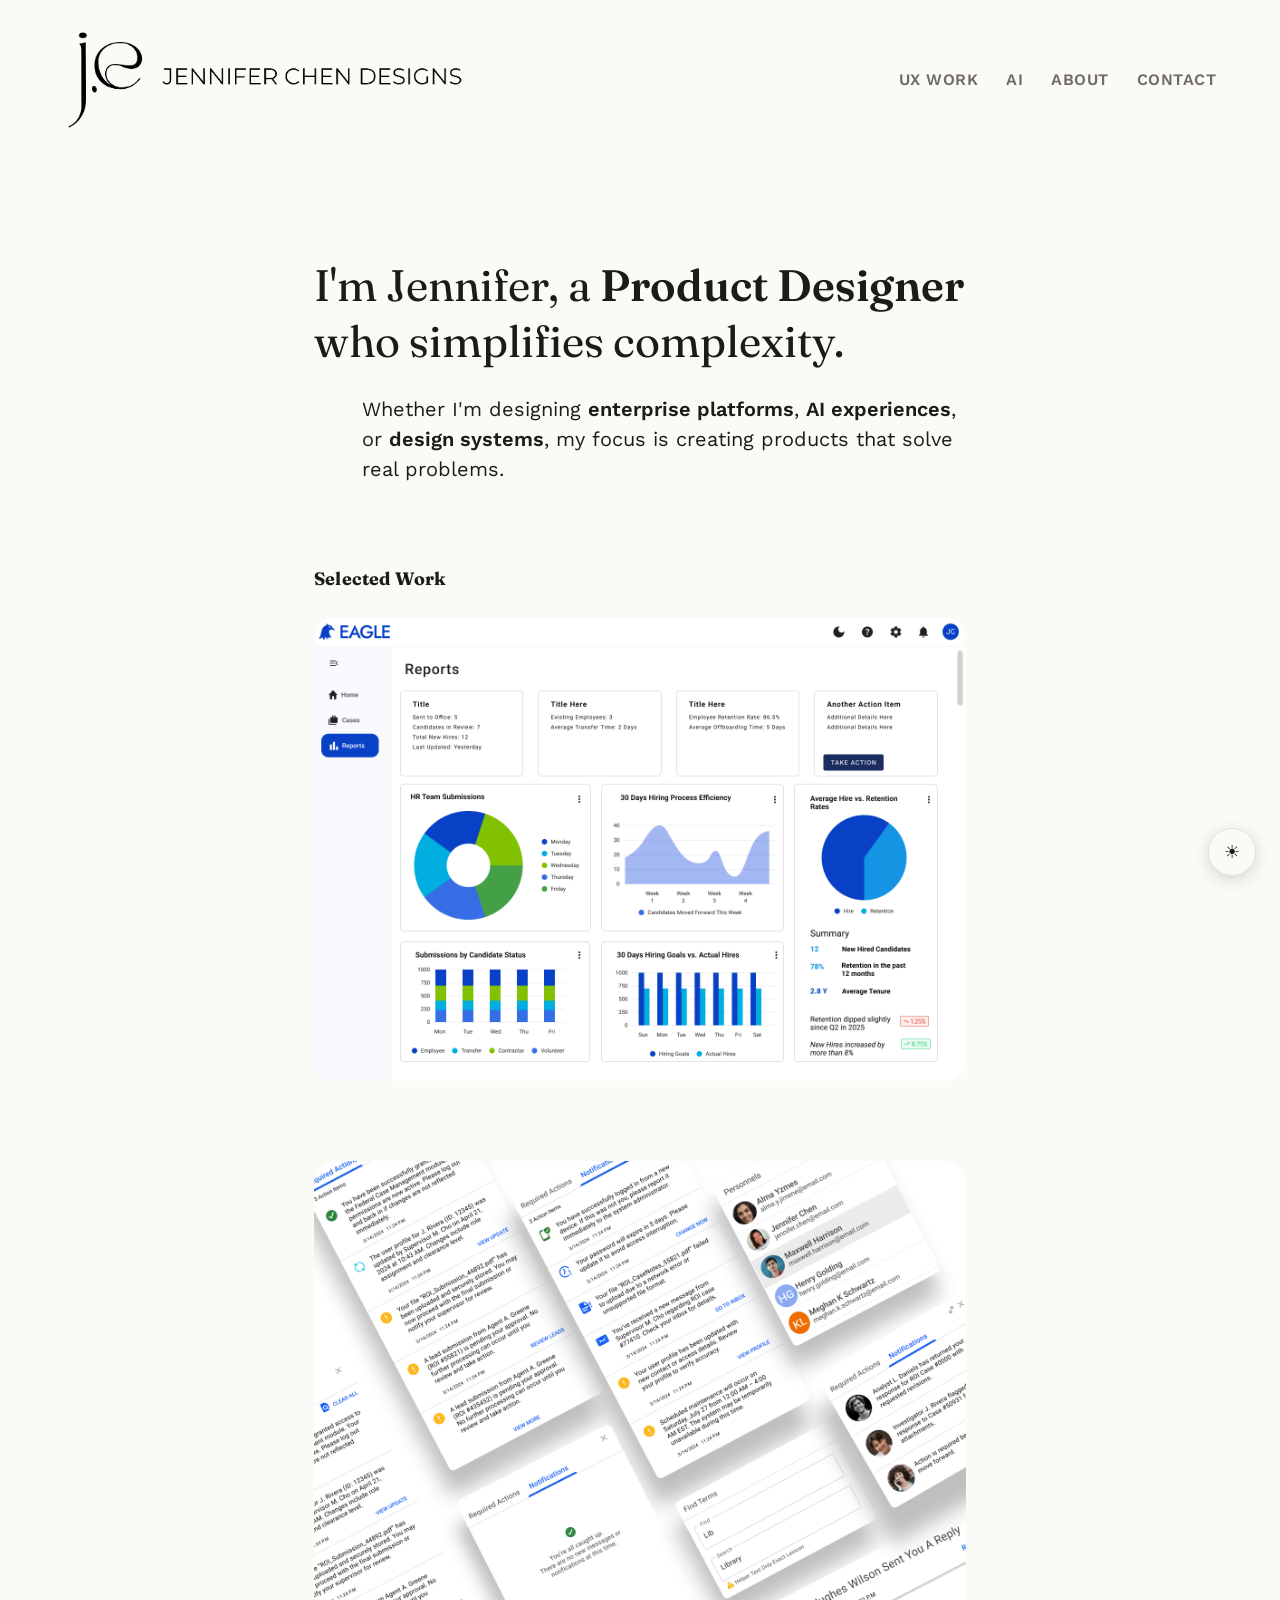
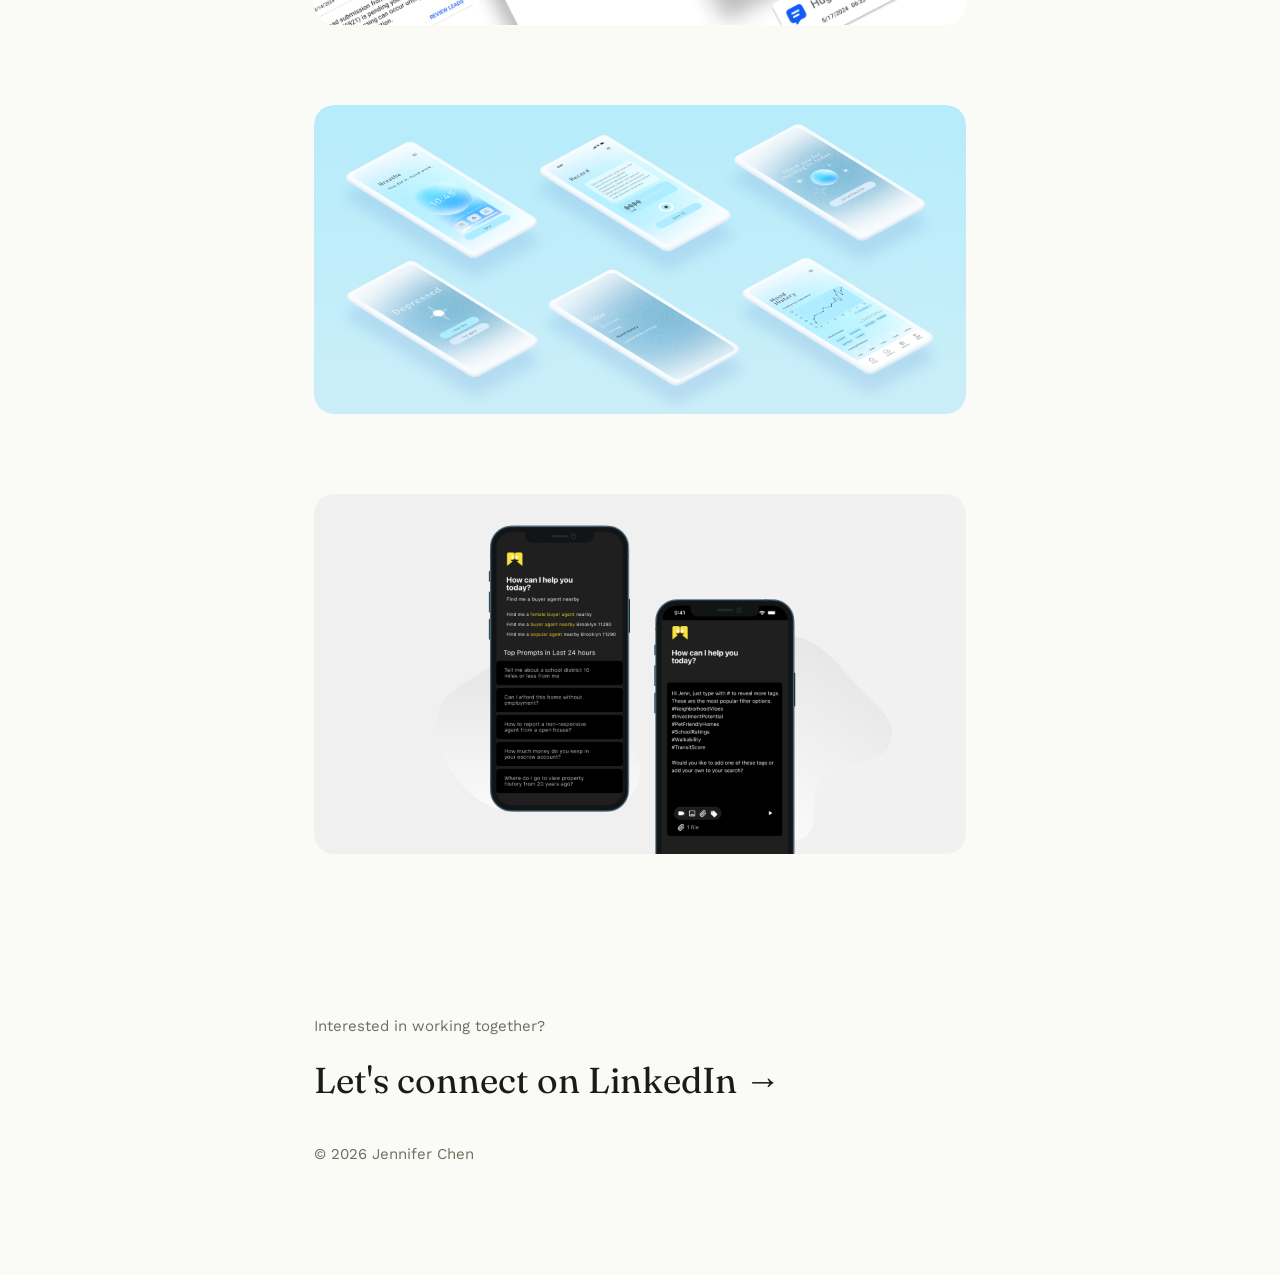
<file: index.html>
<!DOCTYPE html>
<html lang="en">
<head>
<meta charset="UTF-8">
<meta name="viewport" content="width=device-width, initial-scale=1.0">
<link rel="icon" type="image/x-icon" href="favicon.ico">
<link rel="icon" type="image/png" sizes="32x32" href="favicon-32x32.png">
<link rel="icon" type="image/png" sizes="16x16" href="favicon-16x16.png">
<link rel="apple-touch-icon" sizes="180x180" href="apple-touch-icon.png">
<title>Jennifer Chen — Product &amp; UX Designer</title>
<meta name="description" content="Jennifer Chen is a product and UX designer focused on government, enterprise, and wellness experiences. Selected case studies and career work.">
<link rel="preconnect" href="https://fonts.googleapis.com">
<link rel="preconnect" href="https://fonts.gstatic.com" crossorigin>
<link href="https://fonts.googleapis.com/css2?family=Fraunces:opsz,wght@9..144,400;9..144,500;9..144,600;9..144,700&family=Work+Sans:wght@400;500;600&display=swap" rel="stylesheet">
<link rel="stylesheet" href="styles.css">
</head>
<body>

<header class="site-header">
  <a href="/" class="logo">
      <img src="images/logo-light.png" alt="Jennifer Chen" class="logo-img logo-img-light">
      <img src="images/logo-dark.png" alt="Jennifer Chen" class="logo-img logo-img-dark">
    </a>
  <nav>
    <a href="#work">UX Work</a>
    <a href="ai.html">AI</a>
    <a href="about.html">About</a>
    <a href="#contact">Contact</a>
  </nav>
</header>

<button id="theme-toggle" class="theme-toggle" aria-label="Toggle dark mode" title="Toggle dark mode">
  <span class="icon-sun">☀</span>
  <span class="icon-moon">☾</span>
</button>

<main>

  <!-- HERO -->
  <section class="hero" id="top">
    <p class="hero-intro reveal">
      I'm Jennifer, a <strong>Product Designer</strong> who simplifies complexity.
      <span class="hero-line-indent">Whether I'm designing <strong>enterprise platforms</strong>, <strong>AI experiences</strong>,
      or <strong>design systems</strong>, my focus is creating products that solve real problems.</span>
    </p>
  </section>

  <!-- SELECTED WORK -->
  <section class="work" id="work">
    <h2 class="section-label reveal">Selected Work</h2>

    <a href="eagle.html" class="project-card project-card--image reveal">
      <div class="project-thumb-wrap">
        <img src="images/case-study-1.png" alt="EAGLE (EOP)" class="project-card-thumb">
        <div class="project-thumb-scrim"><span>EAGLE: Human Capital Management System</span></div>
      </div>
    </a>

    <a href="hsi-duty-calender.html" class="project-card project-card--image reveal">
      <div class="project-thumb-wrap">
        <img src="images/case-study-2.png" alt="HSI Duty Swap Calendar" class="project-card-thumb">
        <div class="project-thumb-scrim"><span>Homeland Security Investigations (HSI): Duty Swap Calendar</span></div>
      </div>
    </a>

    <a href="olive.html" class="project-card project-card--image reveal">
      <div class="project-thumb-wrap">
        <img src="images/case-study-3.png" alt="Olive" class="project-card-thumb">
        <div class="project-thumb-scrim"><span>Olive: Mindfulness and Mood Tracker</span></div>
      </div>
    </a>

    <a href="perfect-properties.html" class="project-card project-card--image reveal">
      <div class="project-thumb-wrap">
        <img src="images/case-study-4.png" alt="Perfect Properties" class="project-card-thumb">
        <div class="project-thumb-scrim"><span>Perfect Properties: Modern Property Search</span></div>
      </div>
    </a>
  </section>

</main>

<!-- CONTACT -->
<footer class="contact" id="contact">
  <p class="reveal">Interested in working together?</p>
  <a class="contact-link reveal" href="https://www.linkedin.com/in/jennjchen" target="_blank" rel="noopener">Let's connect on LinkedIn →</a>
  <p class="copyright reveal">&copy; 2026 Jennifer Chen</p>
</footer>

<script src="script.js"></script>
</body>
</html>
</file>
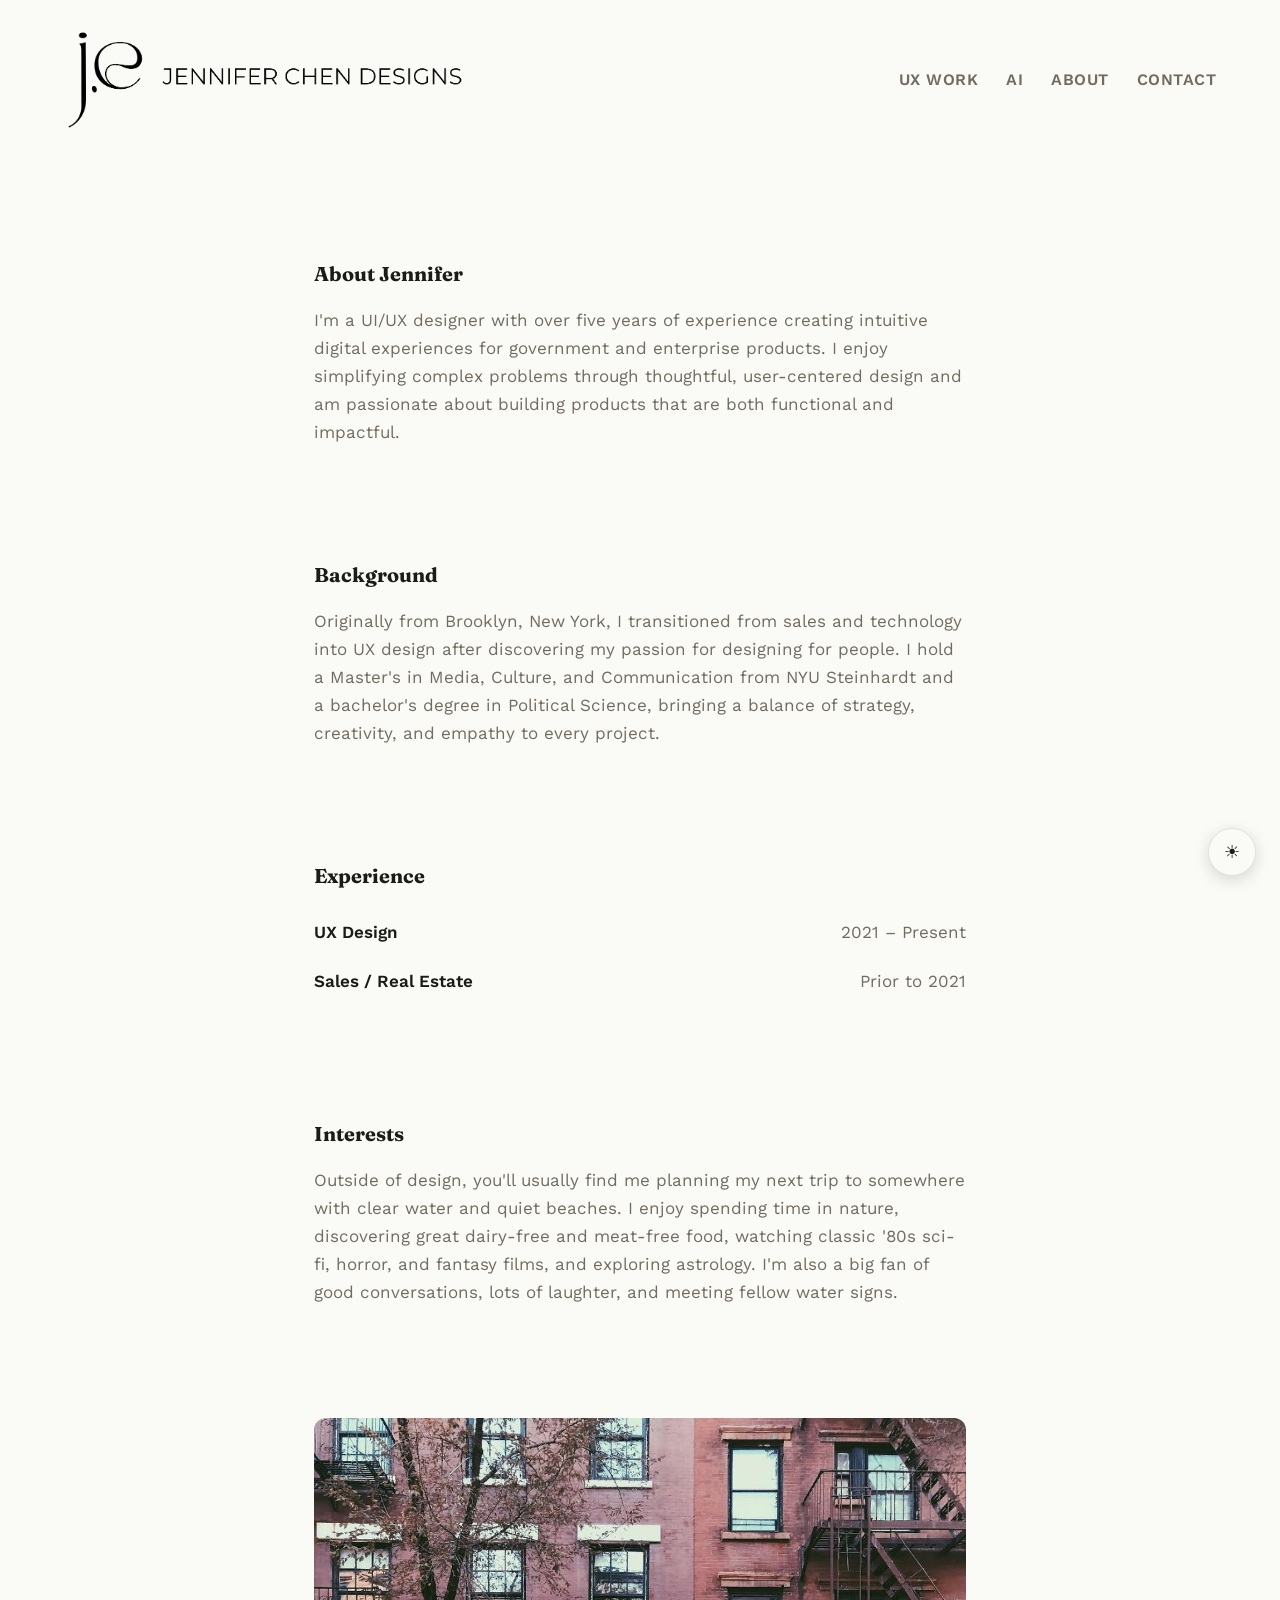
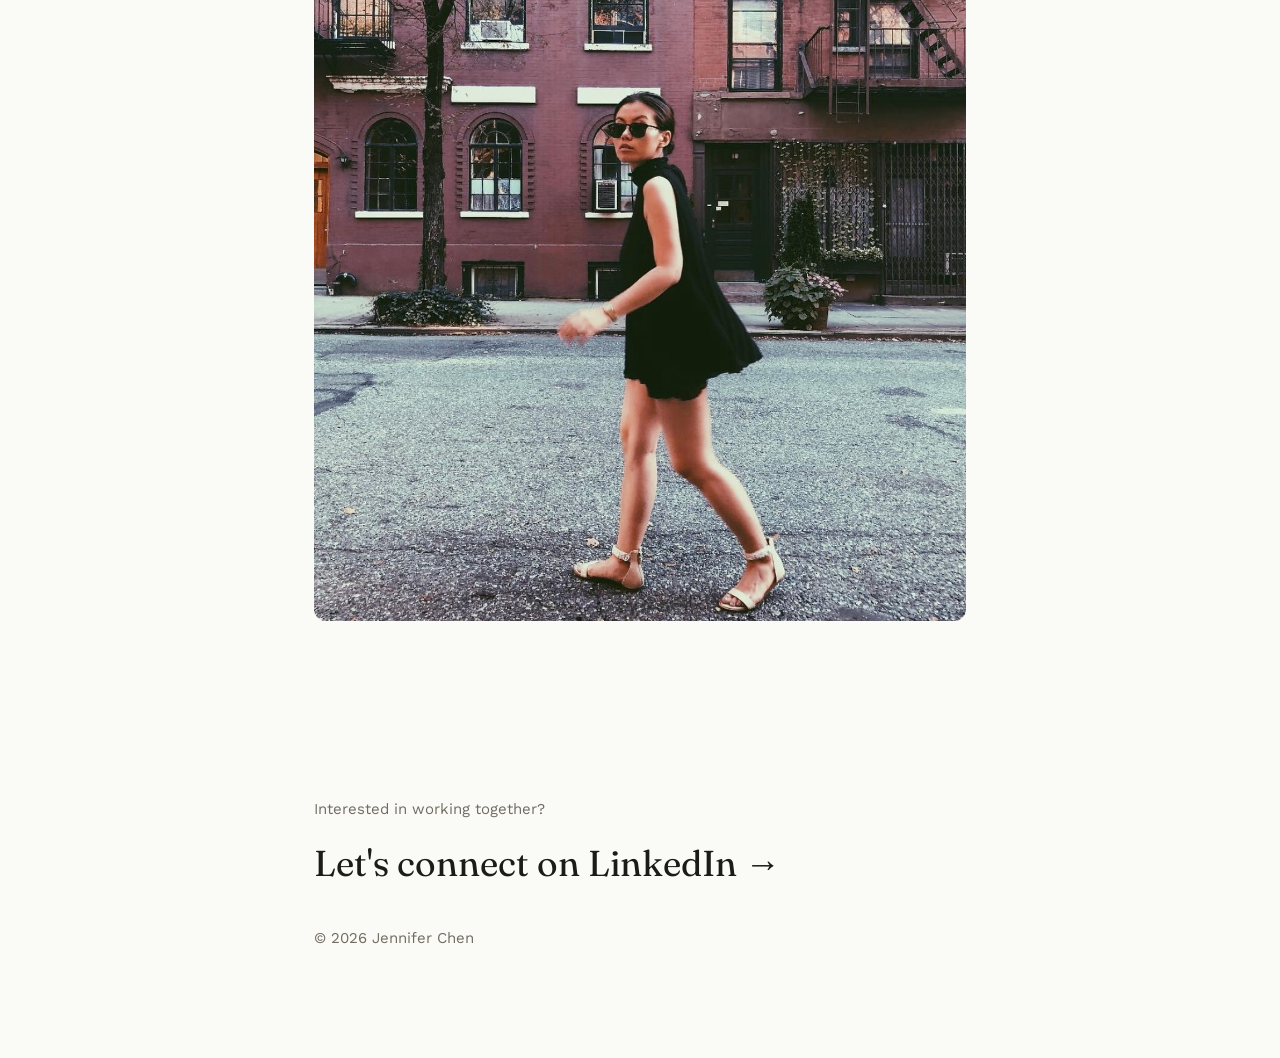
<file: about.html>
<!DOCTYPE html>
<html lang="en">
<head>
<meta charset="UTF-8">
<meta name="viewport" content="width=device-width, initial-scale=1.0">
<link rel="icon" type="image/x-icon" href="favicon.ico">
<link rel="icon" type="image/png" sizes="32x32" href="favicon-32x32.png">
<link rel="icon" type="image/png" sizes="16x16" href="favicon-16x16.png">
<link rel="apple-touch-icon" sizes="180x180" href="apple-touch-icon.png">
<title>About — Jennifer Chen</title>
<meta name="description" content="About Jennifer Chen — Product Designer.">
<link rel="preconnect" href="https://fonts.googleapis.com">
<link rel="preconnect" href="https://fonts.gstatic.com" crossorigin>
<link href="https://fonts.googleapis.com/css2?family=Fraunces:opsz,wght@9..144,400;9..144,500;9..144,600;9..144,700&family=Work+Sans:wght@400;500;600&display=swap" rel="stylesheet">
<link rel="stylesheet" href="styles.css">
</head>
<body>

<header class="site-header">
  <a href="/" class="logo">
      <img src="images/logo-light.png" alt="Jennifer Chen" class="logo-img logo-img-light">
      <img src="images/logo-dark.png" alt="Jennifer Chen" class="logo-img logo-img-dark">
    </a>
  <nav>
    <a href="/#work">UX Work</a>
    <a href="ai.html">AI</a>
    <a href="about.html">About</a>
    <a href="/#contact">Contact</a>
  </nav>
</header>

<button id="theme-toggle" class="theme-toggle" aria-label="Toggle dark mode" title="Toggle dark mode">
  <span class="icon-sun">☀</span>
  <span class="icon-moon">☾</span>
</button>

<main>

  <section class="page-section reveal" id="about-jennifer" style="padding-top: 96px;">
    <h2>About Jennifer</h2>
    <p>I'm a UI/UX designer with over five years of experience creating intuitive digital
    experiences for government and enterprise products. I enjoy simplifying complex problems
    through thoughtful, user-centered design and am passionate about building products that
    are both functional and impactful.</p>
  </section>

  <section class="page-section reveal" id="background">
    <h2>Background</h2>
    <p>Originally from Brooklyn, New York, I transitioned from sales and technology into UX
    design after discovering my passion for designing for people. I hold a Master's in Media,
    Culture, and Communication from NYU Steinhardt and a bachelor's degree in Political Science,
    bringing a balance of strategy, creativity, and empathy to every project.</p>
  </section>

  <section class="page-section reveal" id="experience">
    <h2>Experience</h2>
    <ul class="page-list">
      <li><span>UX Design</span><span>2021 – Present</span></li>
      <li><span>Sales / Real Estate</span><span>Prior to 2021</span></li>
    </ul>
  </section>

  <section class="page-section reveal" id="interests">
    <h2>Interests</h2>
    <p>Outside of design, you'll usually find me planning my next trip to somewhere with clear
    water and quiet beaches. I enjoy spending time in nature, discovering great dairy-free and
    meat-free food, watching classic '80s sci-fi, horror, and fantasy films, and exploring
    astrology. I'm also a big fan of good conversations, lots of laughter, and meeting fellow
    water signs.</p>
  </section>

  <div class="page-photo reveal">
    <img src="images/about-street.jpg" alt="Jennifer Chen">
  </div>

</main>

<footer class="contact" id="contact">
  <p class="reveal">Interested in working together?</p>
  <a class="contact-link reveal" href="https://www.linkedin.com/in/jennjchen" target="_blank" rel="noopener">Let's connect on LinkedIn →</a>
  <p class="copyright reveal">&copy; 2026 Jennifer Chen</p>
</footer>

<script src="script.js"></script>
</body>
</html>
</file>
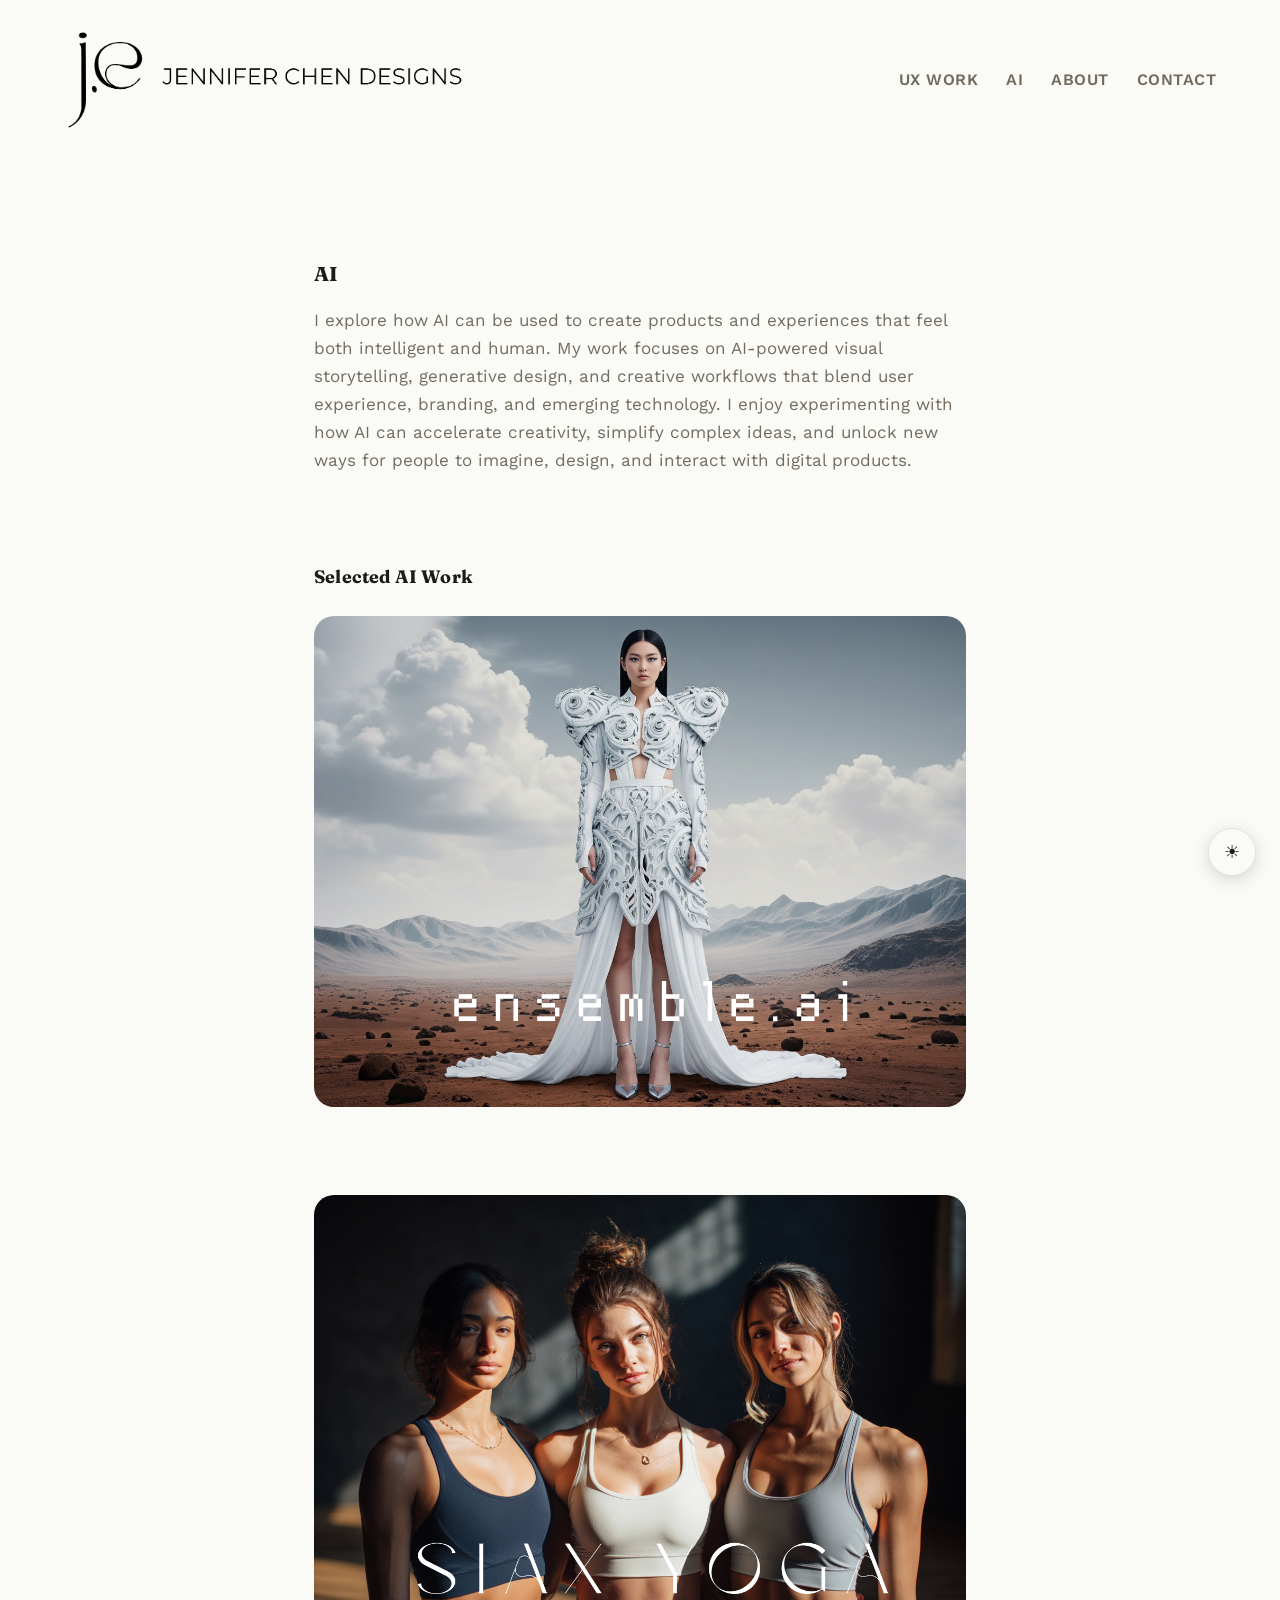
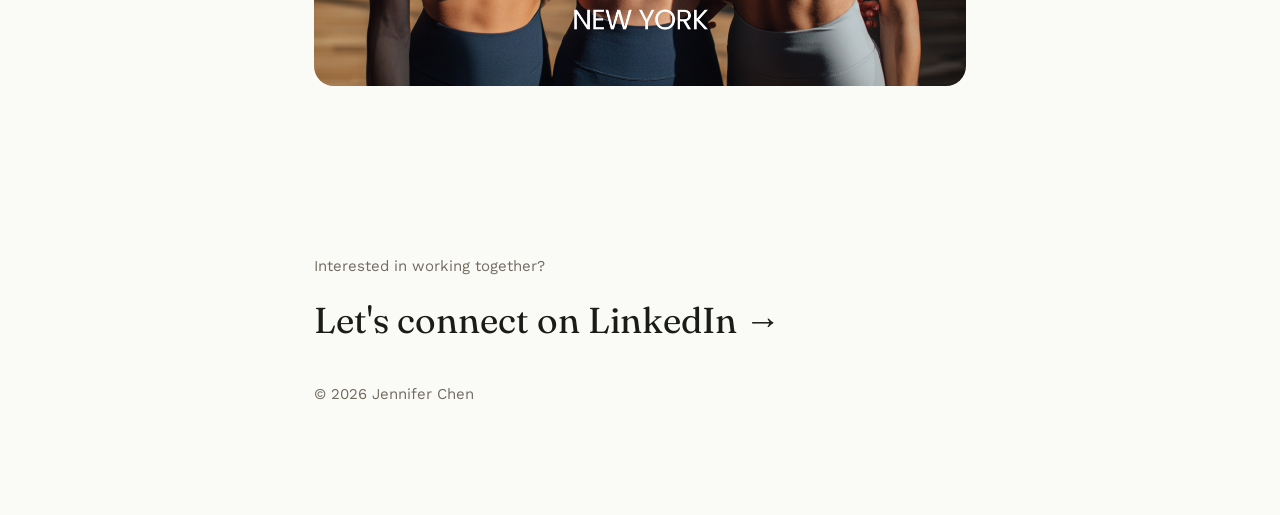
<file: ai.html>
<!DOCTYPE html>
<html lang="en">
<head>
<meta charset="UTF-8">
<meta name="viewport" content="width=device-width, initial-scale=1.0">
<link rel="icon" type="image/x-icon" href="favicon.ico">
<link rel="icon" type="image/png" sizes="32x32" href="favicon-32x32.png">
<link rel="icon" type="image/png" sizes="16x16" href="favicon-16x16.png">
<link rel="apple-touch-icon" sizes="180x180" href="apple-touch-icon.png">
<title>AI Work — Jennifer Chen</title>
<meta name="description" content="Jennifer Chen's AI-focused product and UX design work.">
<link rel="preconnect" href="https://fonts.googleapis.com">
<link rel="preconnect" href="https://fonts.gstatic.com" crossorigin>
<link href="https://fonts.googleapis.com/css2?family=Fraunces:opsz,wght@9..144,400;9..144,500;9..144,600;9..144,700&family=Work+Sans:wght@400;500;600&display=swap" rel="stylesheet">
<link rel="stylesheet" href="styles.css">
</head>
<body>

<header class="site-header">
  <a href="/" class="logo">
      <img src="images/logo-light.png" alt="Jennifer Chen" class="logo-img logo-img-light">
      <img src="images/logo-dark.png" alt="Jennifer Chen" class="logo-img logo-img-dark">
    </a>
  <nav>
    <a href="/#work">UX Work</a>
    <a href="ai.html">AI</a>
    <a href="about.html">About</a>
    <a href="/#contact">Contact</a>
  </nav>
</header>

<button id="theme-toggle" class="theme-toggle" aria-label="Toggle dark mode" title="Toggle dark mode">
  <span class="icon-sun">☀</span>
  <span class="icon-moon">☾</span>
</button>

<main>

  <section class="page-section reveal" style="border-top: none; padding-top: 96px;">
    <h2>AI</h2>
    <p>I explore how AI can be used to create products and experiences that feel both
    intelligent and human. My work focuses on AI-powered visual storytelling, generative
    design, and creative workflows that blend user experience, branding, and emerging
    technology. I enjoy experimenting with how AI can accelerate creativity, simplify complex
    ideas, and unlock new ways for people to imagine, design, and interact with digital
    products.</p>
  </section>

  <section class="work" id="ai-work">
    <h2 class="section-label reveal">Selected AI Work</h2>

    <a href="ensemble-ai.html" class="project-card project-card--image reveal">
      <img src="images/case-study-5.png" alt="Ensemble.ai" class="project-card-thumb">
    </a>

    <a href="siax-yoga.html" class="project-card project-card--image reveal">
      <img src="images/case-study-6.png" alt="Siax Yoga" class="project-card-thumb">
    </a>

  </section>

</main>

<footer class="contact" id="contact">
  <p class="reveal">Interested in working together?</p>
  <a class="contact-link reveal" href="https://www.linkedin.com/in/jennjchen" target="_blank" rel="noopener">Let's connect on LinkedIn →</a>
  <p class="copyright reveal">&copy; 2026 Jennifer Chen</p>
</footer>

<script src="script.js"></script>
</body>
</html>
</file>
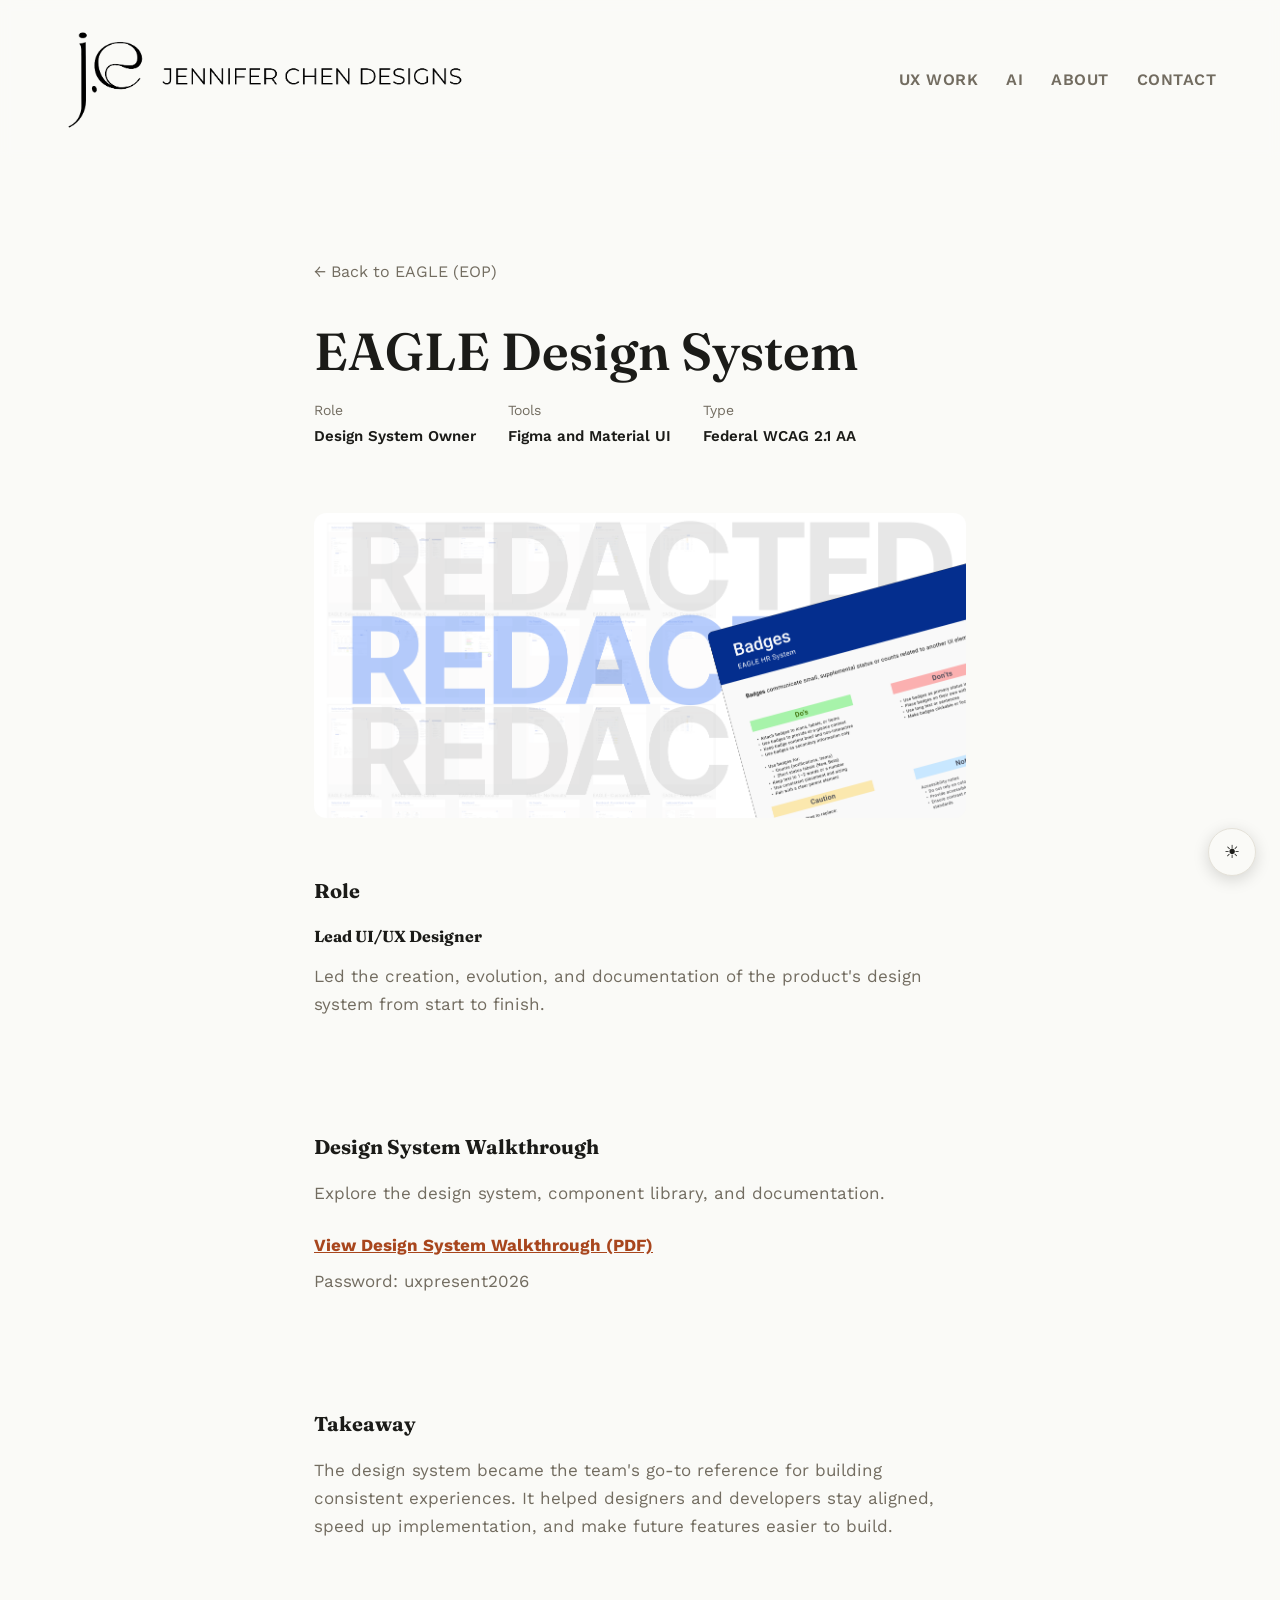
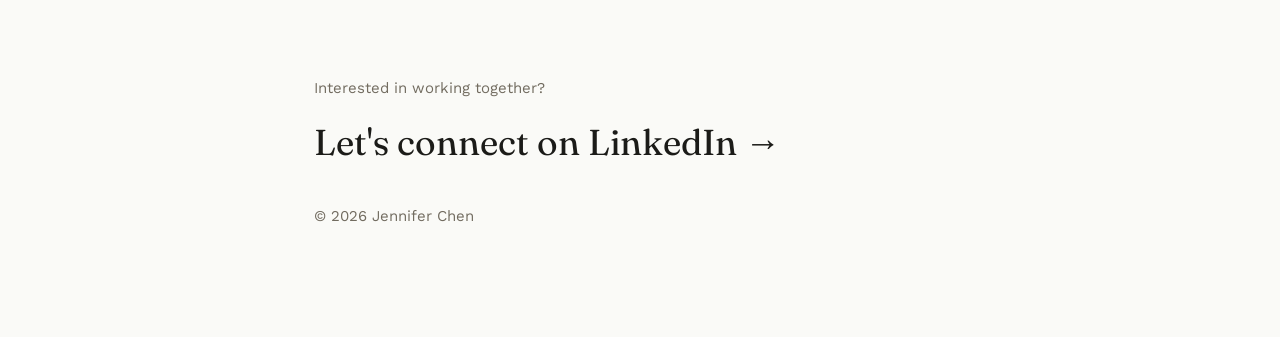
<file: eagle-design-system.html>
<!DOCTYPE html>
<html lang="en">
<head>
<meta charset="UTF-8">
<meta name="viewport" content="width=device-width, initial-scale=1.0">
<link rel="icon" type="image/x-icon" href="favicon.ico">
<link rel="icon" type="image/png" sizes="32x32" href="favicon-32x32.png">
<link rel="icon" type="image/png" sizes="16x16" href="favicon-16x16.png">
<link rel="apple-touch-icon" sizes="180x180" href="apple-touch-icon.png">
<title>EAGLE Design System — Jennifer Chen</title>
<meta name="description" content="The EAGLE HR System design system — components, patterns, and accessibility standards.">
<link rel="preconnect" href="https://fonts.googleapis.com">
<link rel="preconnect" href="https://fonts.gstatic.com" crossorigin>
<link href="https://fonts.googleapis.com/css2?family=Fraunces:opsz,wght@9..144,400;9..144,500;9..144,600;9..144,700&family=Work+Sans:wght@400;500;600&display=swap" rel="stylesheet">
<link rel="stylesheet" href="styles.css">
<style>
  /* Case-study-specific layout, kept separate so styles.css stays reusable */
  .cs-header { max-width: var(--max-w); margin: 0 auto; padding: 96px var(--side-pad) 24px; }
  .cs-back { font-size: 16px; color: var(--ink-soft); text-decoration: none; }
  .cs-back:hover { color: var(--ink); }
  .cs-title { font-family: var(--serif); font-weight: 600; font-size: clamp(32px, 5vw, 52px); margin: 24px 0 4px; }
  .cs-subtitle { font-size: 17px; color: var(--ink-soft); margin: 0 0 24px; }
  .cs-meta { display: flex; gap: 32px; flex-wrap: wrap; font-size: 14px; color: var(--ink-soft); margin-bottom: 8px; }
  .cs-meta div span { display: block; color: var(--ink); font-weight: 600; font-size: 15px; margin-top: 2px; }
  .cs-hero-image {
    max-width: var(--max-w); margin: 32px auto 0; padding: 0 var(--side-pad);
  }
  .cs-hero-inner {
    position: relative;
    display: block;
    line-height: 0;
  }
  .cs-hero-image img {
    width: 100%; display: block; border-radius: 12px;
  }
  .cs-hero-overlay {
    position: absolute;
    inset: 0;
    border-radius: 12px;
    display: flex; align-items: center; justify-content: center;
    background: rgba(0, 0, 0, 0.55);
    opacity: 0; transition: opacity 0.3s ease;
    cursor: pointer;
  }
  .cs-hero-inner:hover .cs-hero-overlay {
    opacity: 1;
  }
  .cs-hero-overlay span {
    font-family: var(--serif); font-weight: 600; text-decoration: underline;
    font-size: clamp(20px, 3vw, 32px); color: #FAFAF7; text-align: center; padding: 0 24px;
    line-height: 1.3;
  }
  .cs-section { max-width: var(--max-w); margin: 0 auto; padding: 56px var(--side-pad); border-top: none; }
  .cs-section h2 { font-family: var(--serif); font-weight: 700; font-size: 20px; color: var(--ink); margin: 0 0 16px; }
  .cs-section p { font-size: 17px; color: var(--ink-soft); margin: 0 0 20px; }
  .cs-section p:last-child { margin-bottom: 0; }
  .cs-section h3 { font-family: var(--serif); font-weight: 700; font-size: 16px; color: var(--ink); margin: 0 0 12px; }
  .cs-section ul { margin: 0 0 20px; padding-left: 20px; }
  .cs-section ul:last-child { margin-bottom: 0; }
  .cs-section ul li { font-size: 17px; color: var(--ink-soft); margin-bottom: 10px; }
  .cs-section ul li:last-child { margin-bottom: 0; }
  .cs-download-link {
    display: inline-block; font-size: 17px; font-weight: 700;
    color: var(--accent); text-decoration: underline; margin: 4px 0 8px;
  }
  .cs-password-note { font-size: 14px; color: var(--ink-soft); margin: 0; }
</style>
</head>
<body>

<header class="site-header">
  <a href="/" class="logo">
      <img src="images/logo-light.png" alt="Jennifer Chen" class="logo-img logo-img-light">
      <img src="images/logo-dark.png" alt="Jennifer Chen" class="logo-img logo-img-dark">
    </a>
  <nav>
    <a href="/#work">UX Work</a>
    <a href="ai.html">AI</a>
    <a href="about.html">About</a>
    <a href="/#contact">Contact</a>
  </nav>
</header>

<button id="theme-toggle" class="theme-toggle" aria-label="Toggle dark mode" title="Toggle dark mode">
  <span class="icon-sun">☀</span>
  <span class="icon-moon">☾</span>
</button>

<main>

  <section class="cs-header">
    <a href="eagle.html" class="cs-back">← Back to EAGLE (EOP)</a>
    <h1 class="cs-title">EAGLE Design System</h1>
    <div class="cs-meta">
      <div>Role<span>Design System Owner</span></div>
      <div>Tools<span>Figma and Material UI</span></div>
      <div>Type<span>Federal WCAG 2.1 AA</span></div>
    </div>
  </section>

  <div class="cs-hero-image">
    <div class="cs-hero-inner">
      <img src="images/design-system-hero.png" alt="EAGLE Design System — badges component documentation">
      <div class="cs-hero-overlay"><span>EAGLE Human Resources Management System</span></div>
    </div>
  </div>

  <section class="cs-section">
    <h2>Role</h2>
    <h3>Lead UI/UX Designer</h3>
    <p>Led the creation, evolution, and documentation of the product's design system from
    start to finish.</p>
  </section>

  <section class="cs-section">
    <h2>Design System Walkthrough</h2>
    <p>Explore the design system, component library, and documentation.</p>
    <a href="https://shorturl.at/o5CYO" class="cs-download-link" target="_blank" rel="noopener">View Design System Walkthrough (PDF)</a>
    <p class="cs-password-note">Password: uxpresent2026</p>
  </section>

  <section class="cs-section">
    <h2>Takeaway</h2>
    <p>The design system became the team's go-to reference for building consistent
    experiences. It helped designers and developers stay aligned, speed up implementation, and
    make future features easier to build.</p>
  </section>

</main>

<footer class="contact" id="contact">
  <p>Interested in working together?</p>
  <a class="contact-link" href="https://www.linkedin.com/in/jennjchen" target="_blank" rel="noopener">Let's connect on LinkedIn →</a>
  <p class="copyright">&copy; 2026 Jennifer Chen</p>
</footer>

<script src="script.js"></script>
</body>
</html>
</file>
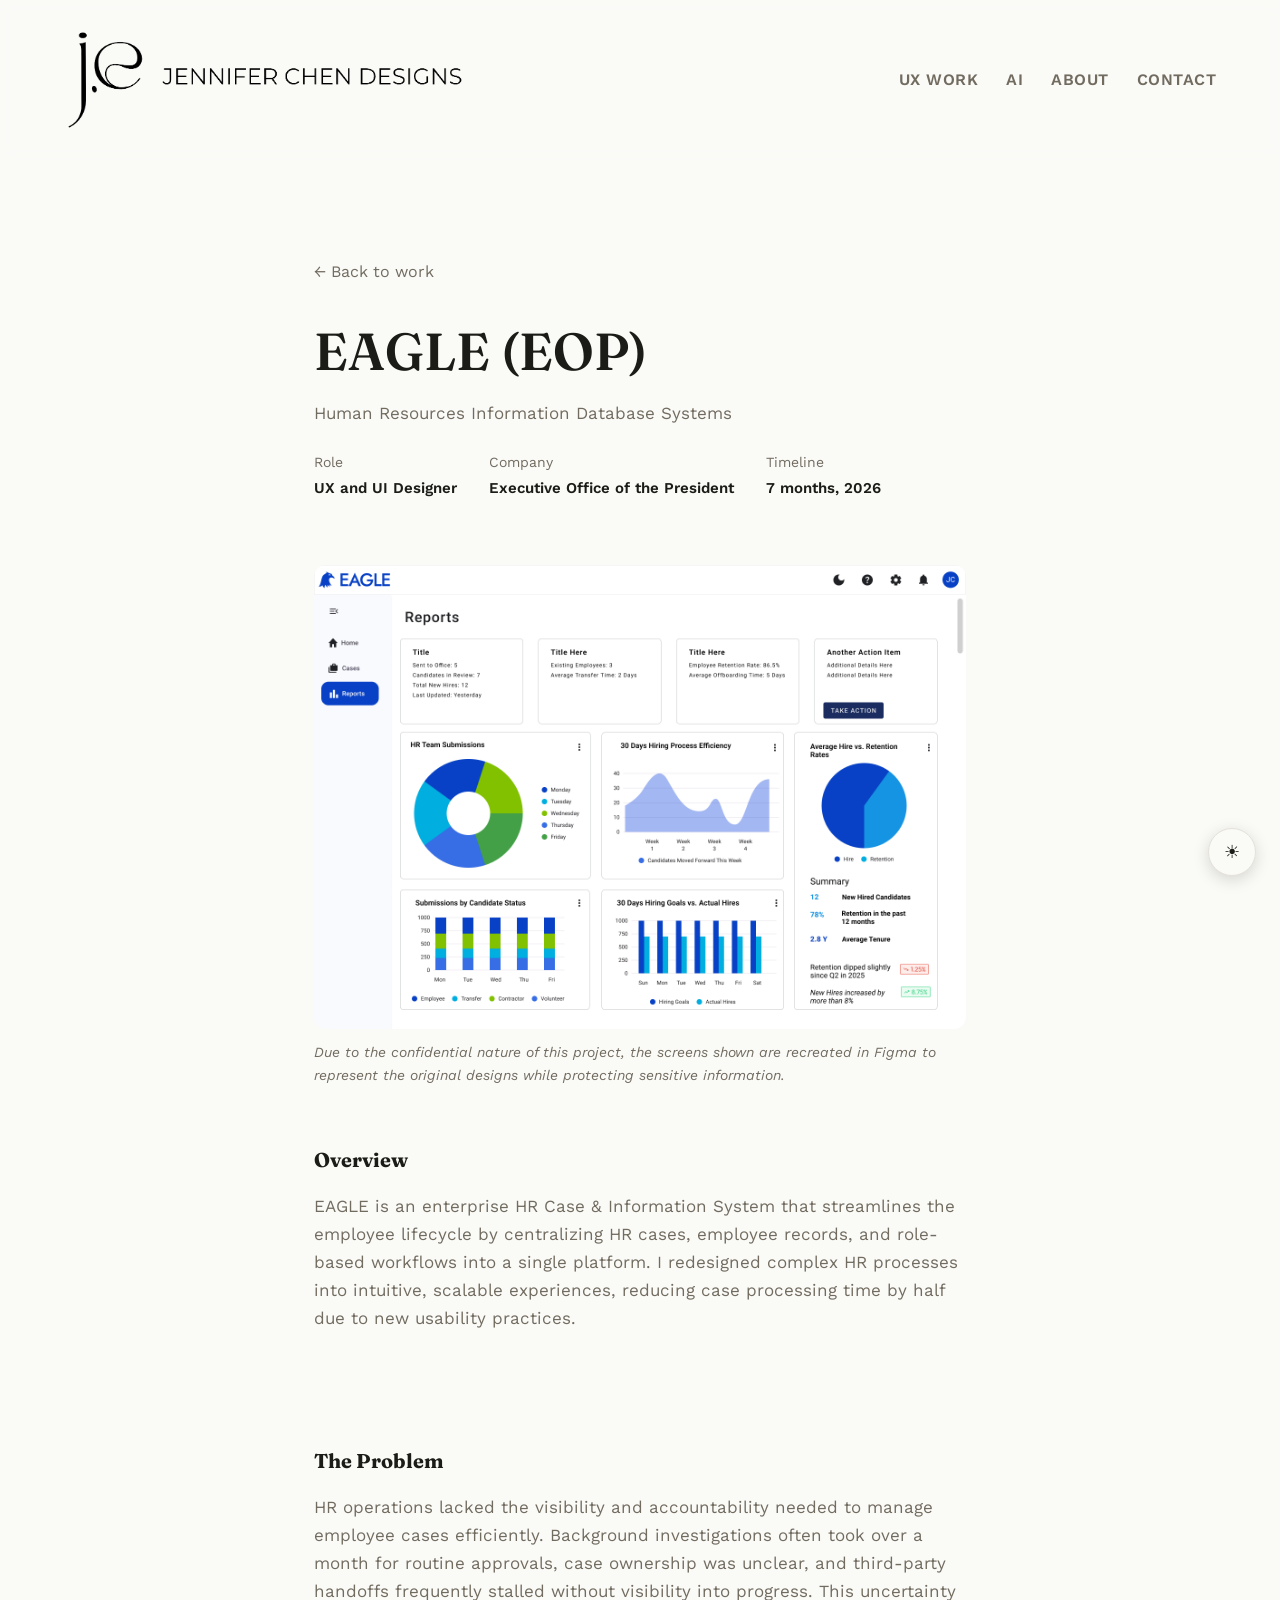
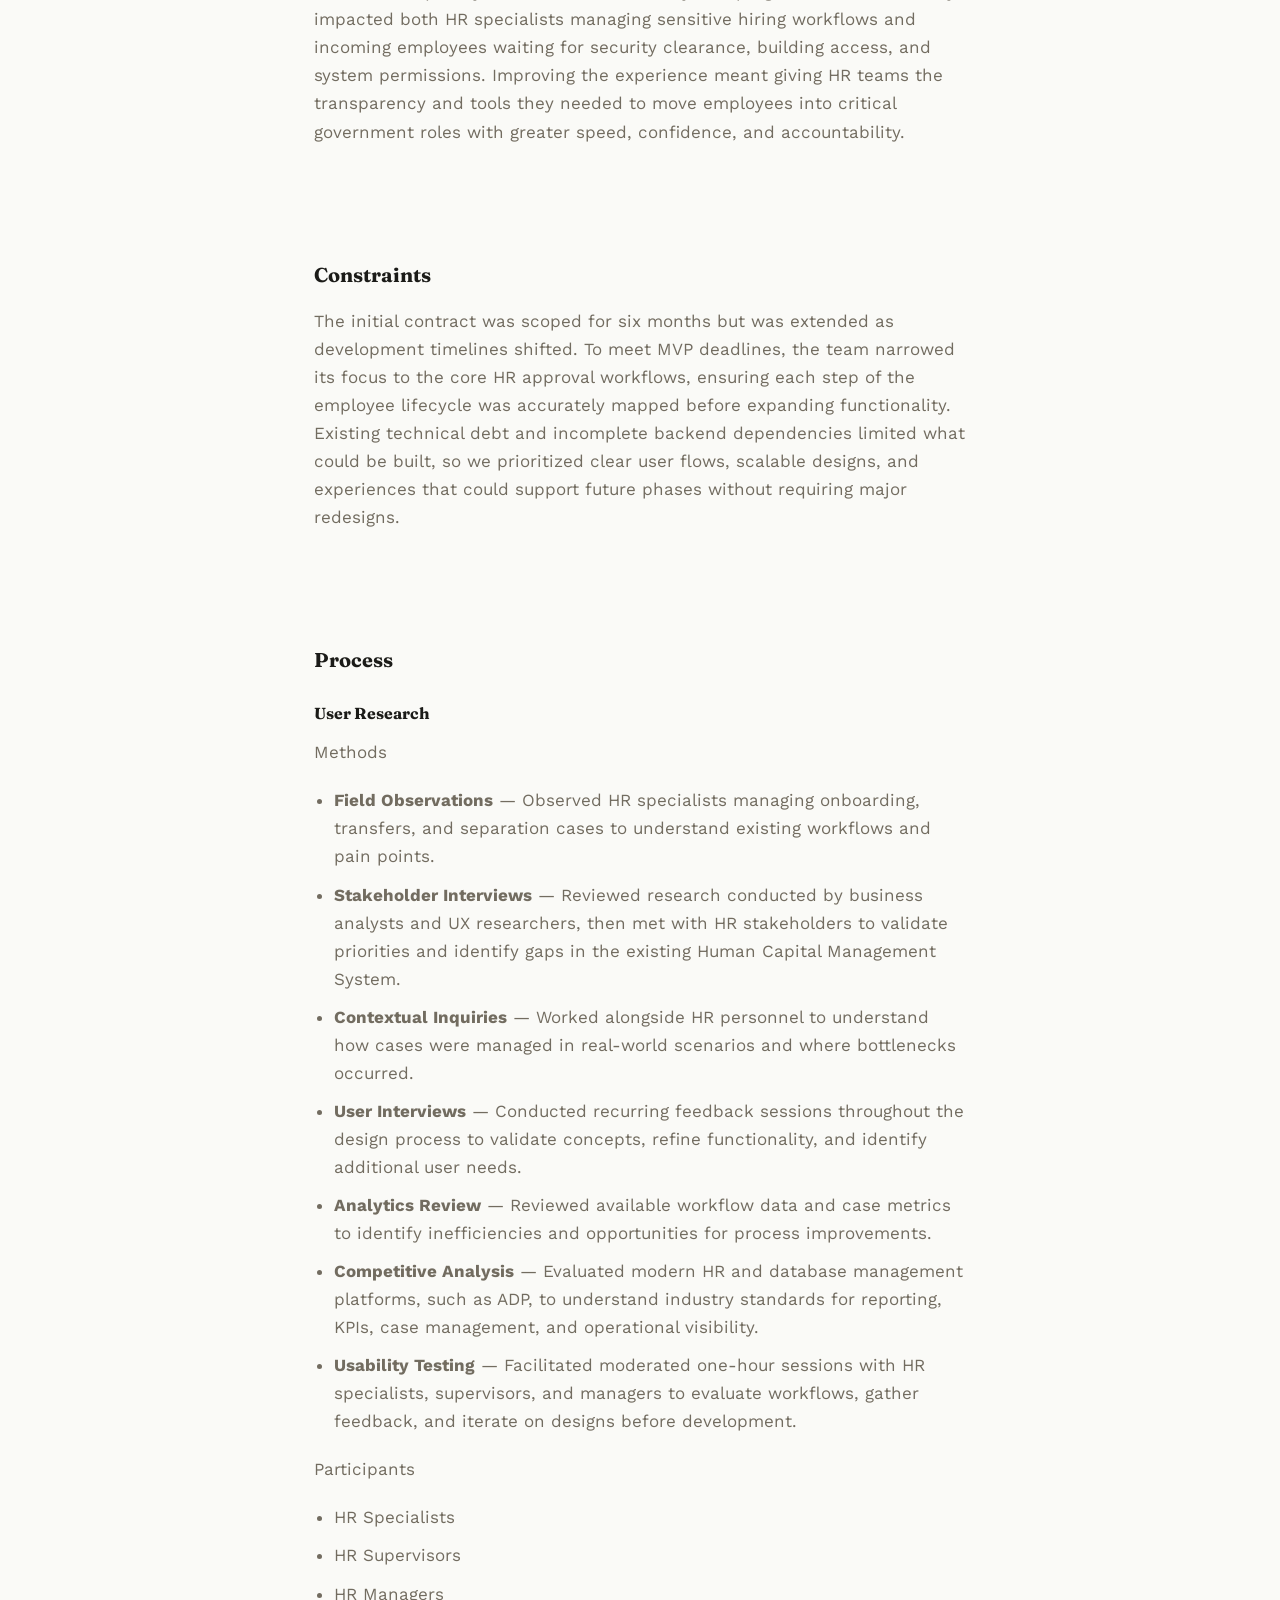
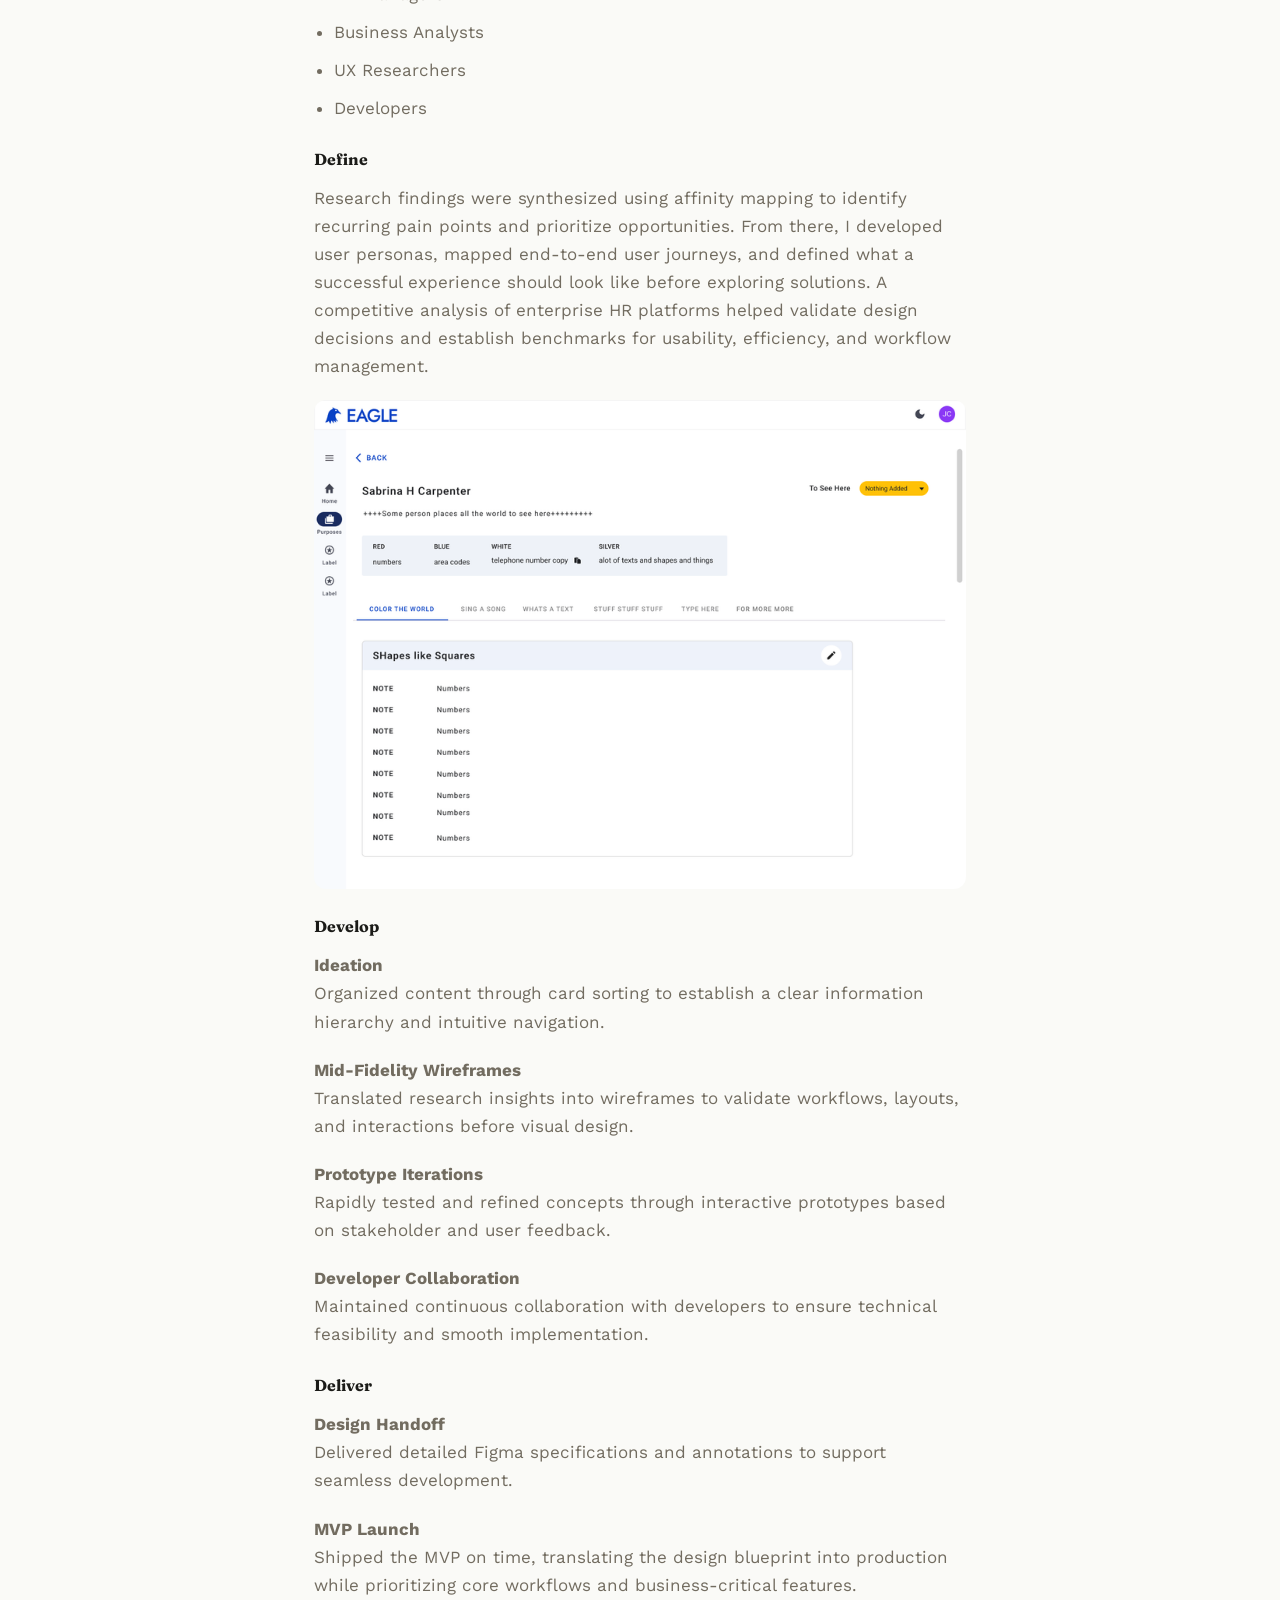
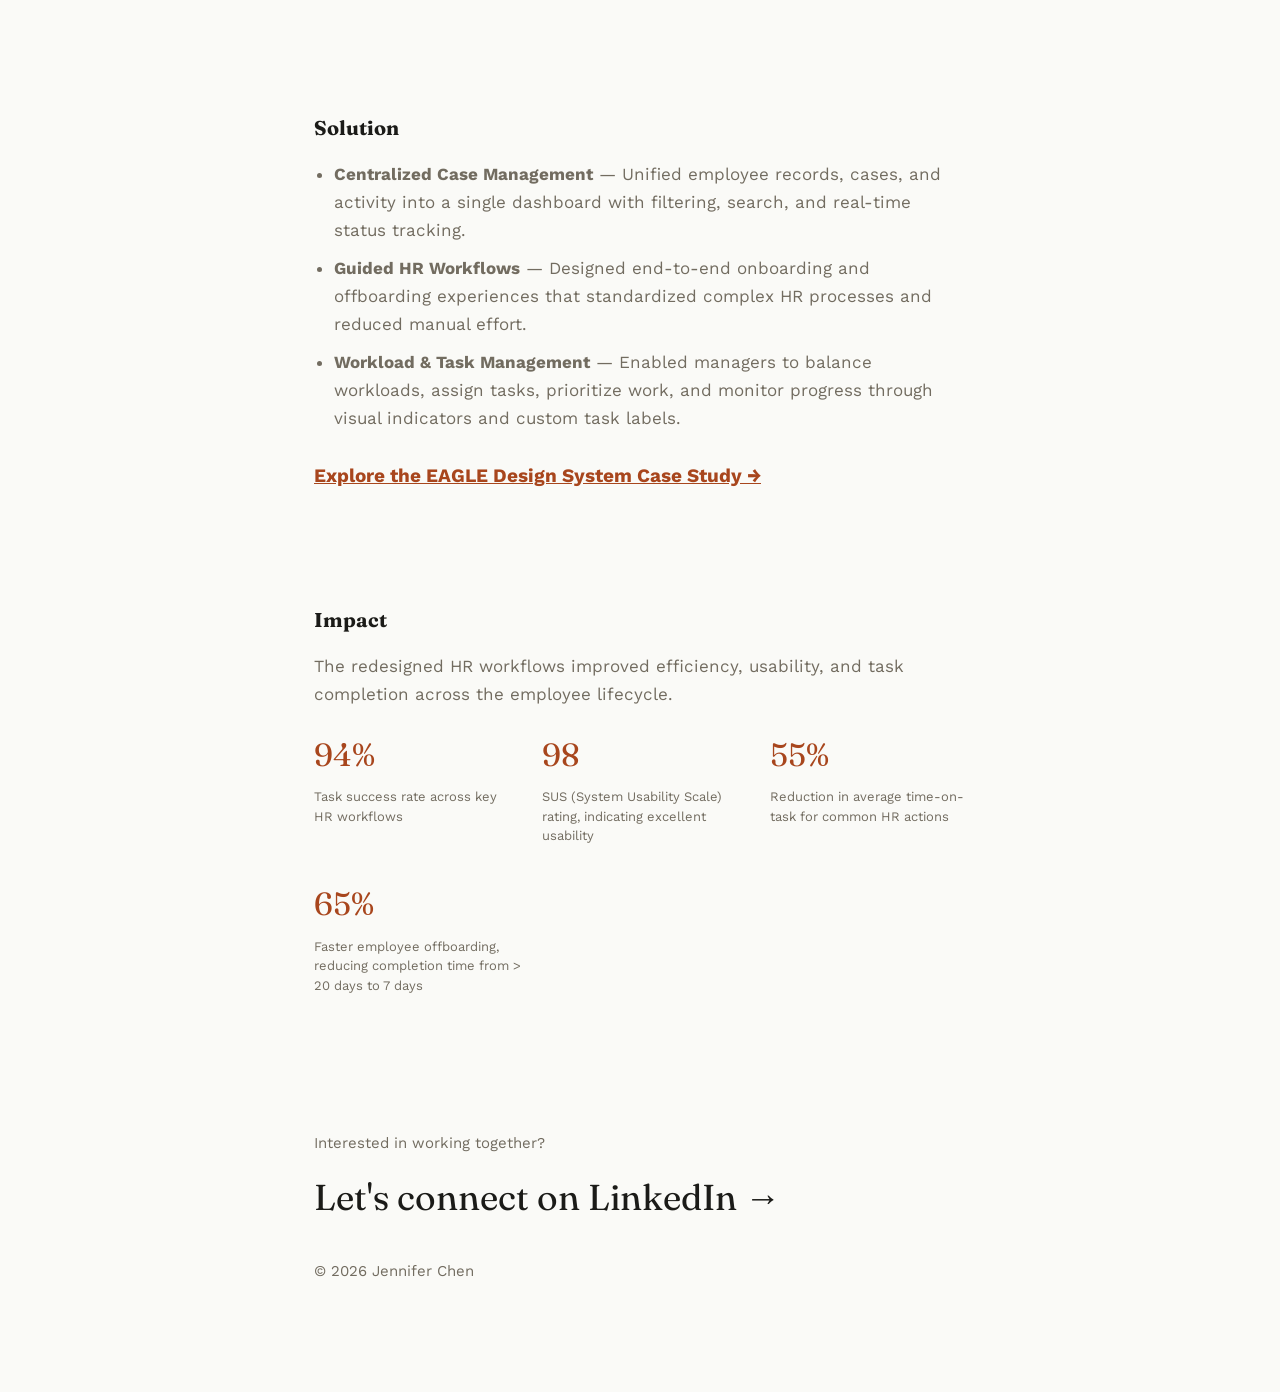
<file: eagle.html>
<!DOCTYPE html>
<html lang="en">
<head>
<meta charset="UTF-8">
<meta name="viewport" content="width=device-width, initial-scale=1.0">
<link rel="icon" type="image/x-icon" href="favicon.ico">
<link rel="icon" type="image/png" sizes="32x32" href="favicon-32x32.png">
<link rel="icon" type="image/png" sizes="16x16" href="favicon-16x16.png">
<link rel="apple-touch-icon" sizes="180x180" href="apple-touch-icon.png">
<title>EAGLE (EOP) — Jennifer Chen</title>
<link rel="preconnect" href="https://fonts.googleapis.com">
<link rel="preconnect" href="https://fonts.gstatic.com" crossorigin>
<link href="https://fonts.googleapis.com/css2?family=Fraunces:opsz,wght@9..144,400;9..144,500;9..144,600;9..144,700&family=Work+Sans:wght@400;500;600&display=swap" rel="stylesheet">
<link rel="stylesheet" href="styles.css">
<style>
  /* Case-study-specific layout, kept separate so styles.css stays reusable */
  .cs-header { max-width: var(--max-w); margin: 0 auto; padding: 96px var(--side-pad) 24px; }
  .cs-back { font-size: 16px; color: var(--ink-soft); text-decoration: none; }
  .cs-back:hover { color: var(--ink); }
  .cs-title { font-family: var(--serif); font-weight: 600; font-size: clamp(32px, 5vw, 52px); margin: 24px 0 4px; }
  .cs-subtitle { font-size: 17px; color: var(--ink-soft); margin: 0 0 24px; }
  .cs-meta { display: flex; gap: 32px; flex-wrap: wrap; font-size: 14px; color: var(--ink-soft); margin-bottom: 8px; }
  .cs-meta div span { display: block; color: var(--ink); font-weight: 600; font-size: 15px; margin-top: 2px; }
  .cs-hero-image {
    max-width: var(--max-w); margin: 32px auto 0; padding: 0 var(--side-pad);
  }
  .cs-hero-image img {
    width: 100%; display: block; border-radius: 12px;
  }
  .cs-hero-image .placeholder {
    aspect-ratio: 16/10; background: var(--line); border-radius: 4px;
    display: flex; align-items: center; justify-content: center;
    color: var(--ink-soft); font-size: 14px;
  }
  .cs-inline-image {
    max-width: var(--max-w); margin: 0 auto; padding: 0 var(--side-pad);
  }
  .cs-inline-image img {
    width: 100%; display: block; border-radius: 12px;
  }
  .cs-section-image {
    width: 100%; display: block; border-radius: 12px; margin: 8px 0 20px;
  }
  .cs-ds-link {
    display: inline-block; margin-top: 8px;
    font-size: 19px; font-weight: 700; text-decoration: underline;
    color: var(--accent);
  }
  .cs-hero-note {
    max-width: var(--max-w); margin: 12px auto 0; padding: 0 var(--side-pad);
    font-style: italic; font-size: 14px; color: var(--ink-soft);
  }
  .cs-section { max-width: var(--max-w); margin: 0 auto; padding: 56px var(--side-pad); border-top: none; }
  .cs-section h2 { font-family: var(--serif); font-weight: 700; font-size: 20px; color: var(--ink); margin: 0 0 16px; }
  .cs-section p { font-size: 17px; color: var(--ink-soft); margin: 0 0 20px; }
  .cs-section p:last-child { margin-bottom: 0; }
  .cs-section h3 { font-family: var(--serif); font-weight: 700; font-size: 16px; color: var(--ink); margin: 24px 0 12px; }
  .cs-section h3:first-child { margin-top: 0; }
  .cs-section ul { margin: 0 0 20px; padding-left: 20px; }
  .cs-section ul:last-child { margin-bottom: 0; }
  .cs-section ul li { font-size: 17px; color: var(--ink-soft); margin-bottom: 10px; }
  .cs-section ul li:last-child { margin-bottom: 0; }
  .cs-impact-stats { display: flex; gap: 32px; flex-wrap: wrap; margin-top: 8px; }
  .cs-impact-stats div { font-family: var(--serif); font-size: 32px; color: var(--accent); flex: 1 1 180px; max-width: 220px; }
  .cs-impact-stats div span { display: block; font-family: var(--sans); font-size: 13px; line-height: 1.5; color: var(--ink-soft); margin-top: 6px; }
</style>
</head>
<body>

<header class="site-header">
  <a href="/" class="logo">
      <img src="images/logo-light.png" alt="Jennifer Chen" class="logo-img logo-img-light">
      <img src="images/logo-dark.png" alt="Jennifer Chen" class="logo-img logo-img-dark">
    </a>
  <nav>
    <a href="/#work">UX Work</a>
    <a href="ai.html">AI</a>
    <a href="about.html">About</a>
    <a href="/#contact">Contact</a>
  </nav>
</header>

<button id="theme-toggle" class="theme-toggle" aria-label="Toggle dark mode" title="Toggle dark mode">
  <span class="icon-sun">☀</span>
  <span class="icon-moon">☾</span>
</button>

<main>

  <section class="cs-header">
    <a href="/#work" class="cs-back">← Back to work</a>
    <h1 class="cs-title">EAGLE (EOP)</h1>
    <p class="cs-subtitle">Human Resources Information Database Systems</p>
    <div class="cs-meta">
      <div>Role<span>UX and UI Designer</span></div>
      <div>Company<span>Executive Office of the President</span></div>
      <div>Timeline<span>7 months, 2026</span></div>
    </div>
  </section>

  <div class="cs-hero-image">
    <img src="images/case-study-1.png" alt="EAGLE (EOP)">
  </div>

  <p class="cs-hero-note">Due to the confidential nature of this project, the screens shown are recreated in Figma to represent the original designs while protecting sensitive information.</p>

  <section class="cs-section">
    <h2>Overview</h2>
    <p>EAGLE is an enterprise HR Case &amp; Information System that streamlines the employee
    lifecycle by centralizing HR cases, employee records, and role-based workflows into a
    single platform. I redesigned complex HR processes into intuitive, scalable experiences,
    reducing case processing time by half due to new usability practices.</p>
  </section>

  <section class="cs-section">
    <h2>The Problem</h2>
    <p>HR operations lacked the visibility and accountability needed to manage employee cases
    efficiently. Background investigations often took over a month for routine approvals,
    case ownership was unclear, and third-party handoffs frequently stalled without visibility
    into progress. This uncertainty impacted both HR specialists managing sensitive hiring
    workflows and incoming employees waiting for security clearance, building access, and
    system permissions. Improving the experience meant giving HR teams the transparency and
    tools they needed to move employees into critical government roles with greater speed,
    confidence, and accountability.</p>
  </section>

  <section class="cs-section">
    <h2>Constraints</h2>
    <p>The initial contract was scoped for six months but was extended as development
    timelines shifted. To meet MVP deadlines, the team narrowed its focus to the core HR
    approval workflows, ensuring each step of the employee lifecycle was accurately mapped
    before expanding functionality. Existing technical debt and incomplete backend
    dependencies limited what could be built, so we prioritized clear user flows, scalable
    designs, and experiences that could support future phases without requiring major
    redesigns.</p>
  </section>

  <section class="cs-section">
    <h2>Process</h2>
    <h3>User Research</h3>
    <p>Methods</p>
    <ul>
      <li><strong>Field Observations</strong> — Observed HR specialists managing onboarding, transfers, and separation cases to understand existing workflows and pain points.</li>
      <li><strong>Stakeholder Interviews</strong> — Reviewed research conducted by business analysts and UX researchers, then met with HR stakeholders to validate priorities and identify gaps in the existing Human Capital Management System.</li>
      <li><strong>Contextual Inquiries</strong> — Worked alongside HR personnel to understand how cases were managed in real-world scenarios and where bottlenecks occurred.</li>
      <li><strong>User Interviews</strong> — Conducted recurring feedback sessions throughout the design process to validate concepts, refine functionality, and identify additional user needs.</li>
      <li><strong>Analytics Review</strong> — Reviewed available workflow data and case metrics to identify inefficiencies and opportunities for process improvements.</li>
      <li><strong>Competitive Analysis</strong> — Evaluated modern HR and database management platforms, such as ADP, to understand industry standards for reporting, KPIs, case management, and operational visibility.</li>
      <li><strong>Usability Testing</strong> — Facilitated moderated one-hour sessions with HR specialists, supervisors, and managers to evaluate workflows, gather feedback, and iterate on designs before development.</li>
    </ul>
    <p>Participants</p>
    <ul>
      <li>HR Specialists</li>
      <li>HR Supervisors</li>
      <li>HR Managers</li>
      <li>Business Analysts</li>
      <li>UX Researchers</li>
      <li>Developers</li>
    </ul>
    <h3>Define</h3>
    <p>Research findings were synthesized using affinity mapping to identify recurring pain
    points and prioritize opportunities. From there, I developed user personas, mapped
    end-to-end user journeys, and defined what a successful experience should look like before
    exploring solutions. A competitive analysis of enterprise HR platforms helped validate
    design decisions and establish benchmarks for usability, efficiency, and workflow
    management.</p>
    <img src="images/case-study-1-c.png" alt="EAGLE (EOP) — case detail view" class="cs-section-image">
    <h3>Develop</h3>
    <p><strong>Ideation</strong><br>
    Organized content through card sorting to establish a clear information hierarchy and intuitive navigation.</p>
    <p><strong>Mid-Fidelity Wireframes</strong><br>
    Translated research insights into wireframes to validate workflows, layouts, and interactions before visual design.</p>
    <p><strong>Prototype Iterations</strong><br>
    Rapidly tested and refined concepts through interactive prototypes based on stakeholder and user feedback.</p>
    <p><strong>Developer Collaboration</strong><br>
    Maintained continuous collaboration with developers to ensure technical feasibility and smooth implementation.</p>
    <h3>Deliver</h3>
    <p><strong>Design Handoff</strong><br>
    Delivered detailed Figma specifications and annotations to support seamless development.</p>
    <p><strong>MVP Launch</strong><br>
    Shipped the MVP on time, translating the design blueprint into production while prioritizing core workflows and business-critical features.</p>
  </section>

  <section class="cs-section">
    <h2>Solution</h2>
    <ul>
      <li><strong>Centralized Case Management</strong> — Unified employee records, cases, and activity into a single dashboard with filtering, search, and real-time status tracking.</li>
      <li><strong>Guided HR Workflows</strong> — Designed end-to-end onboarding and offboarding experiences that standardized complex HR processes and reduced manual effort.</li>
      <li><strong>Workload &amp; Task Management</strong> — Enabled managers to balance workloads, assign tasks, prioritize work, and monitor progress through visual indicators and custom task labels.</li>
    </ul>
    <a href="eagle-design-system.html" class="cs-ds-link">Explore the EAGLE Design System Case Study →</a>
  </section>

  <section class="cs-section">
    <h2>Impact</h2>
    <p>The redesigned HR workflows improved efficiency, usability, and task completion across
    the employee lifecycle.</p>
    <div class="cs-impact-stats">
      <div>94%<span>Task success rate across key HR workflows</span></div>
      <div>98<span>SUS (System Usability Scale) rating, indicating excellent usability</span></div>
      <div>55%<span>Reduction in average time-on-task for common HR actions</span></div>
      <div>65%<span>Faster employee offboarding, reducing completion time from &gt; 20 days to 7 days</span></div>
    </div>
  </section>

</main>

<footer class="contact" id="contact">
  <p>Interested in working together?</p>
  <a class="contact-link" href="https://www.linkedin.com/in/jennjchen" target="_blank" rel="noopener">Let's connect on LinkedIn →</a>
  <p class="copyright">&copy; 2026 Jennifer Chen</p>
</footer>

<script src="script.js"></script>
</body>
</html>
</file>
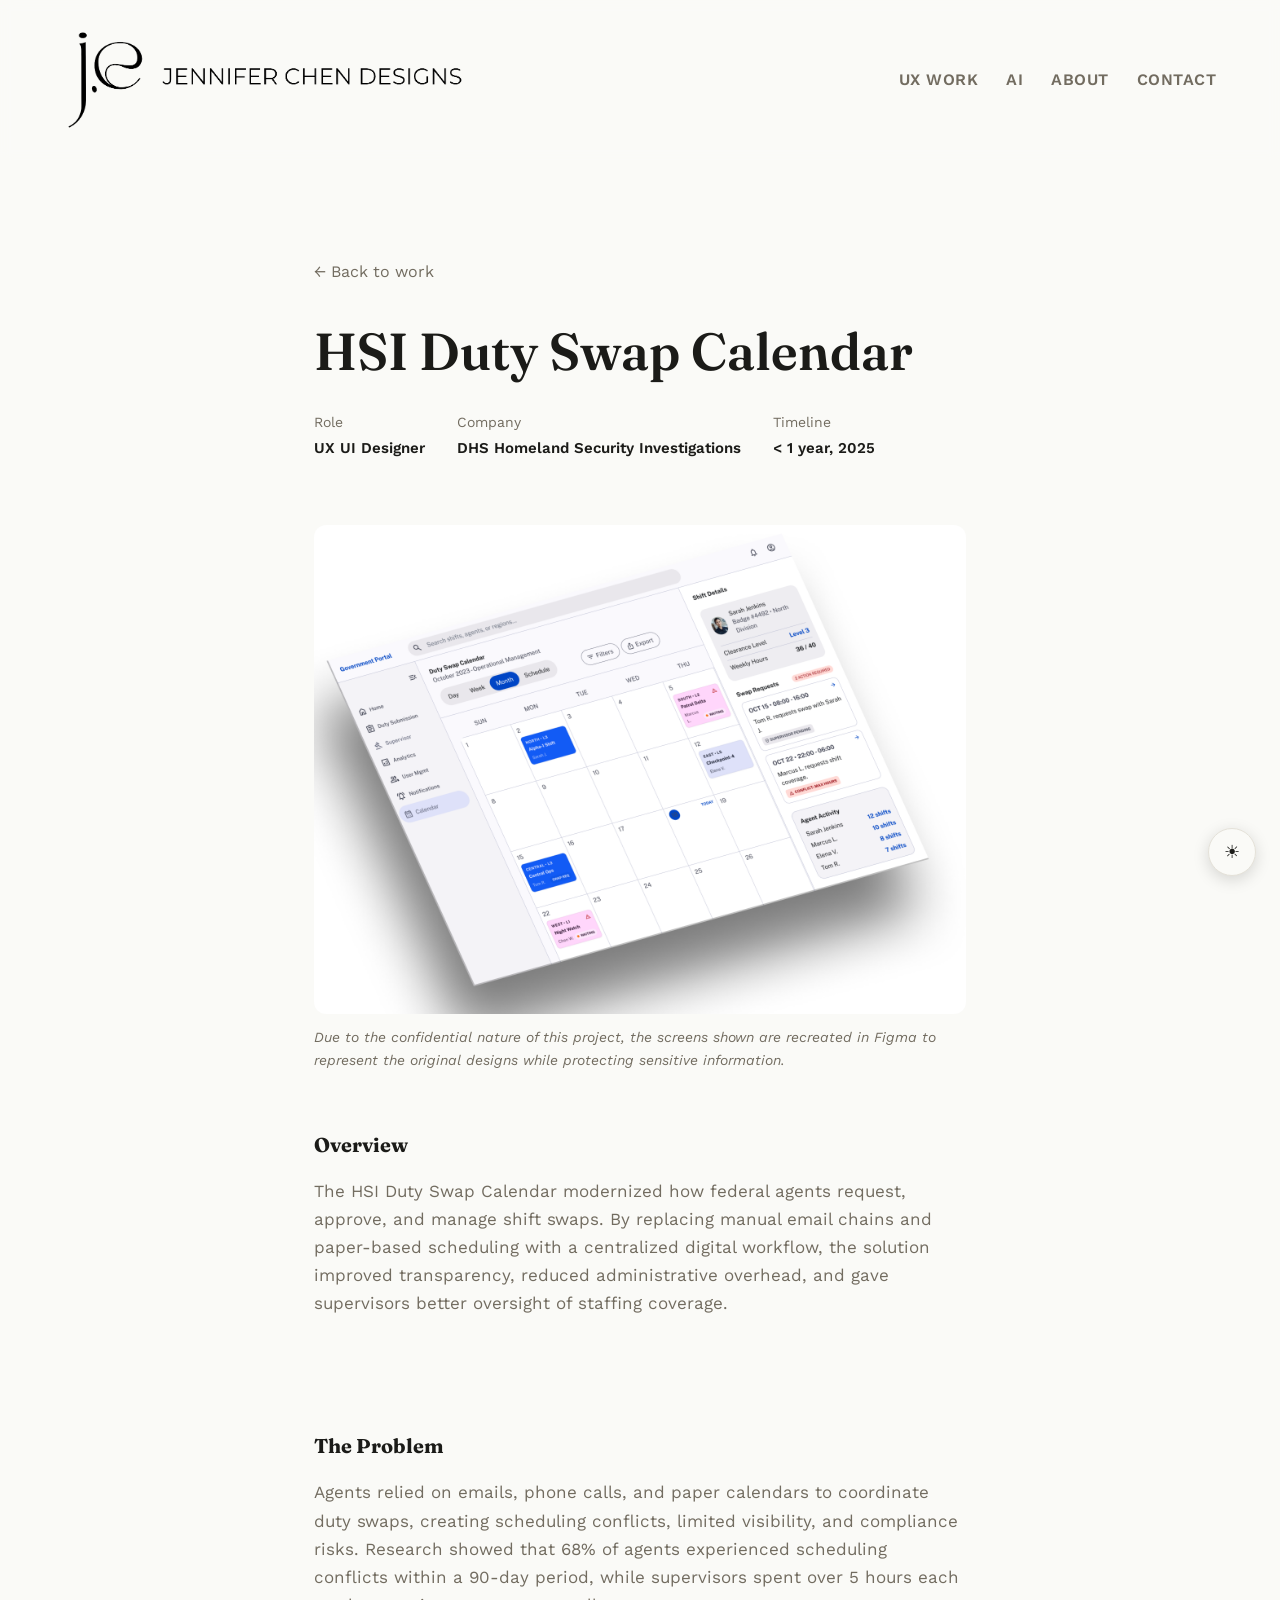
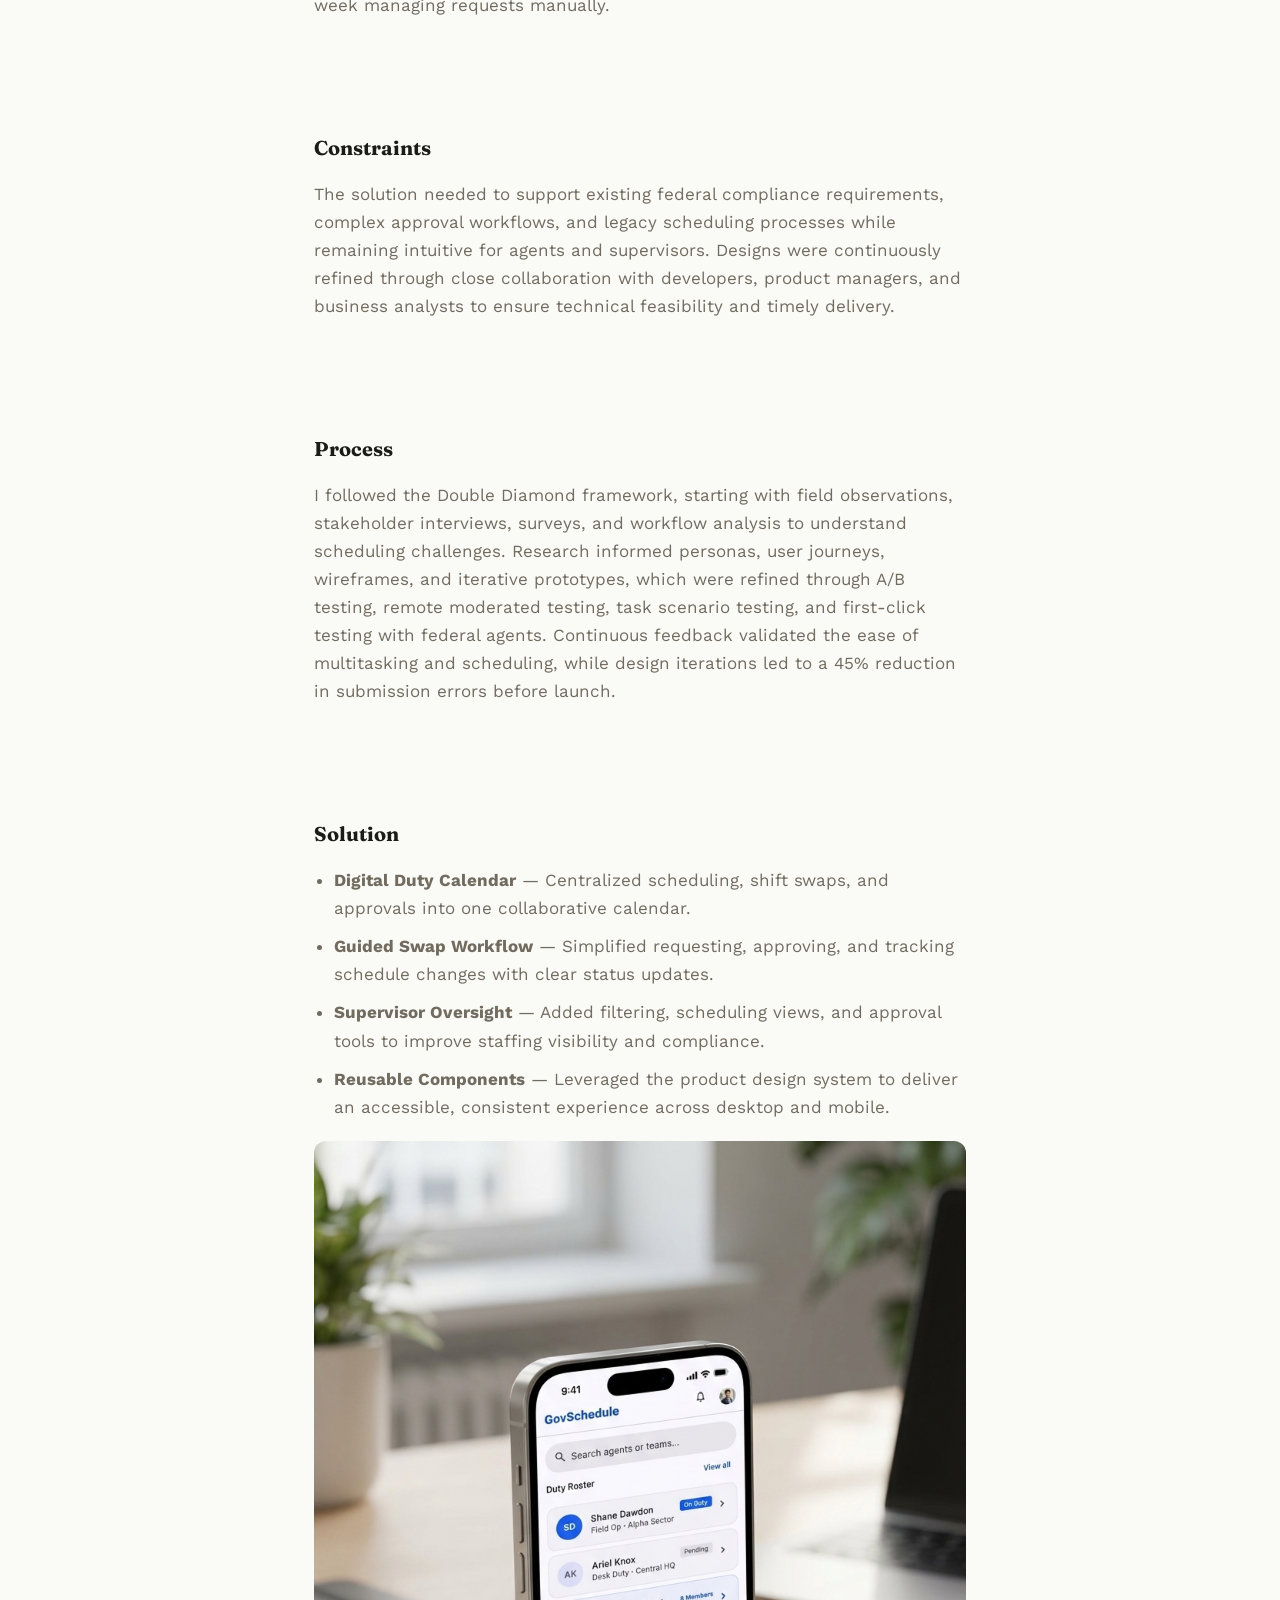
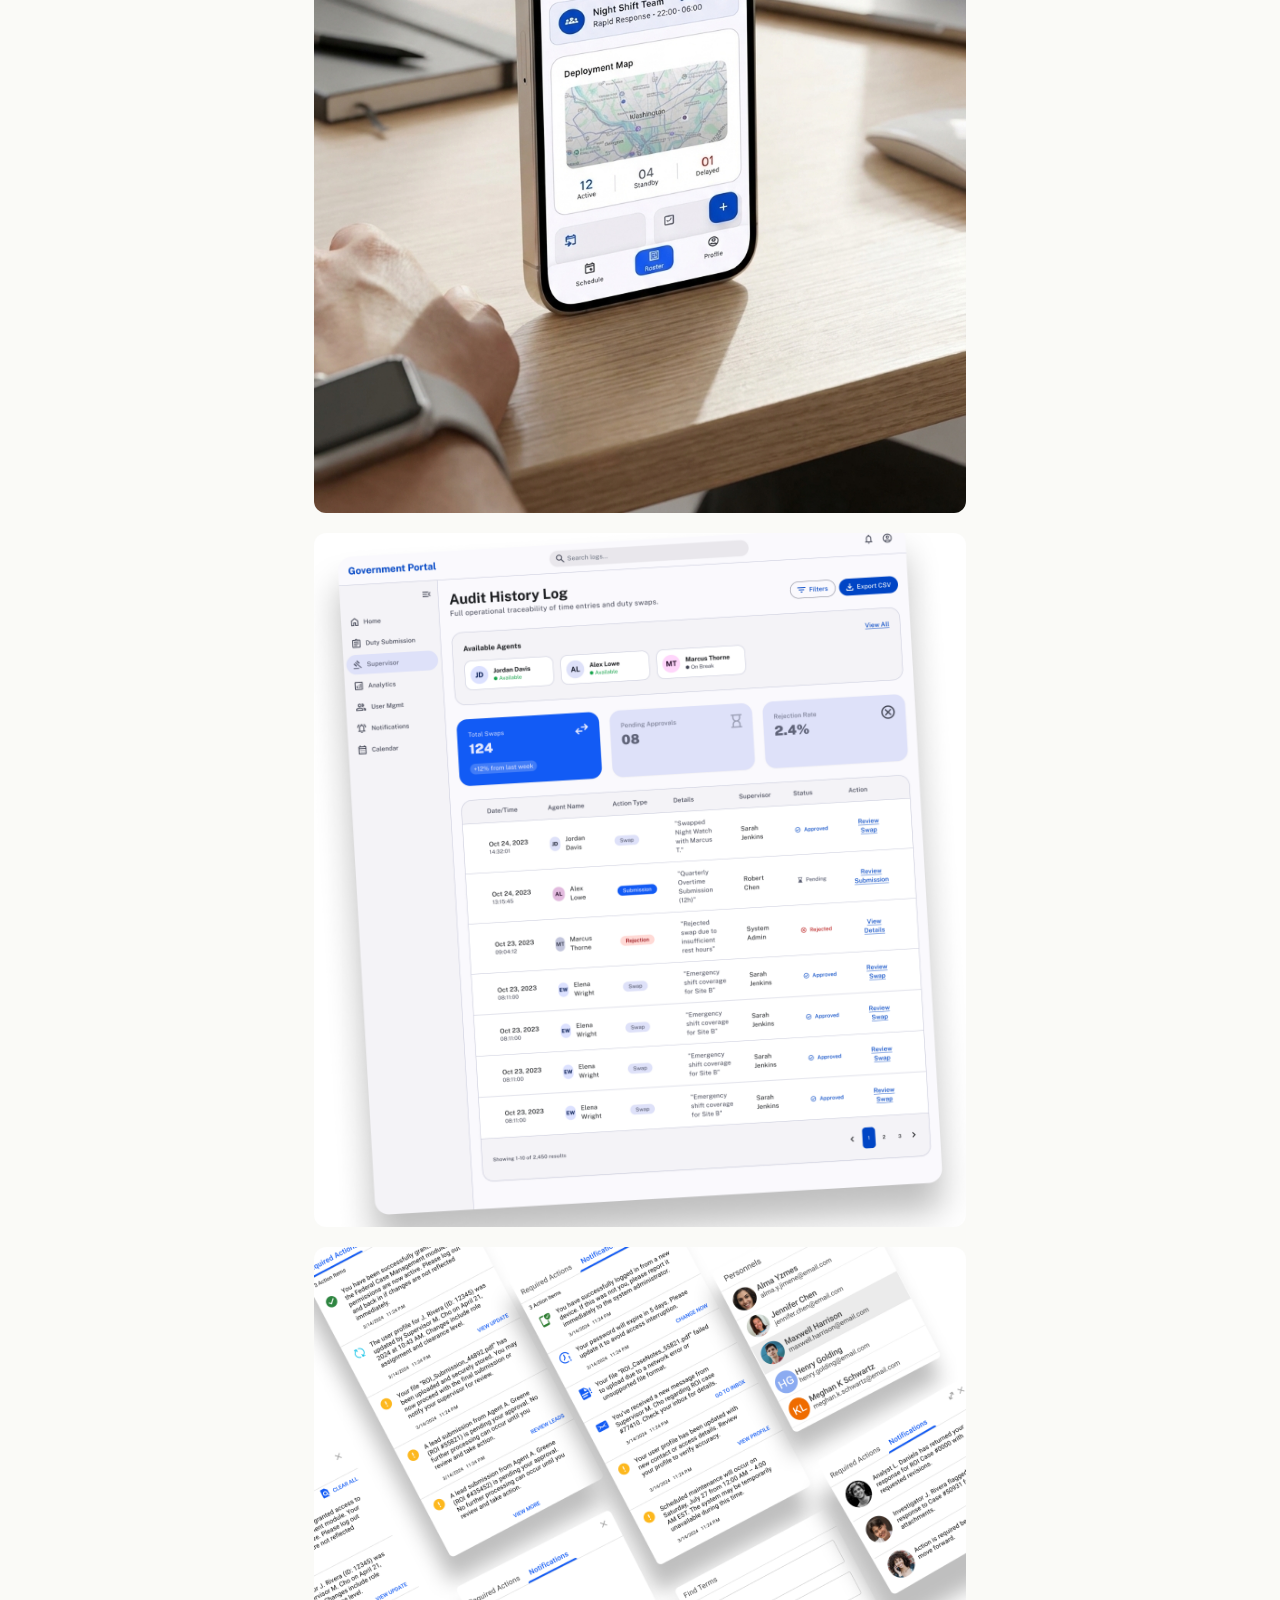
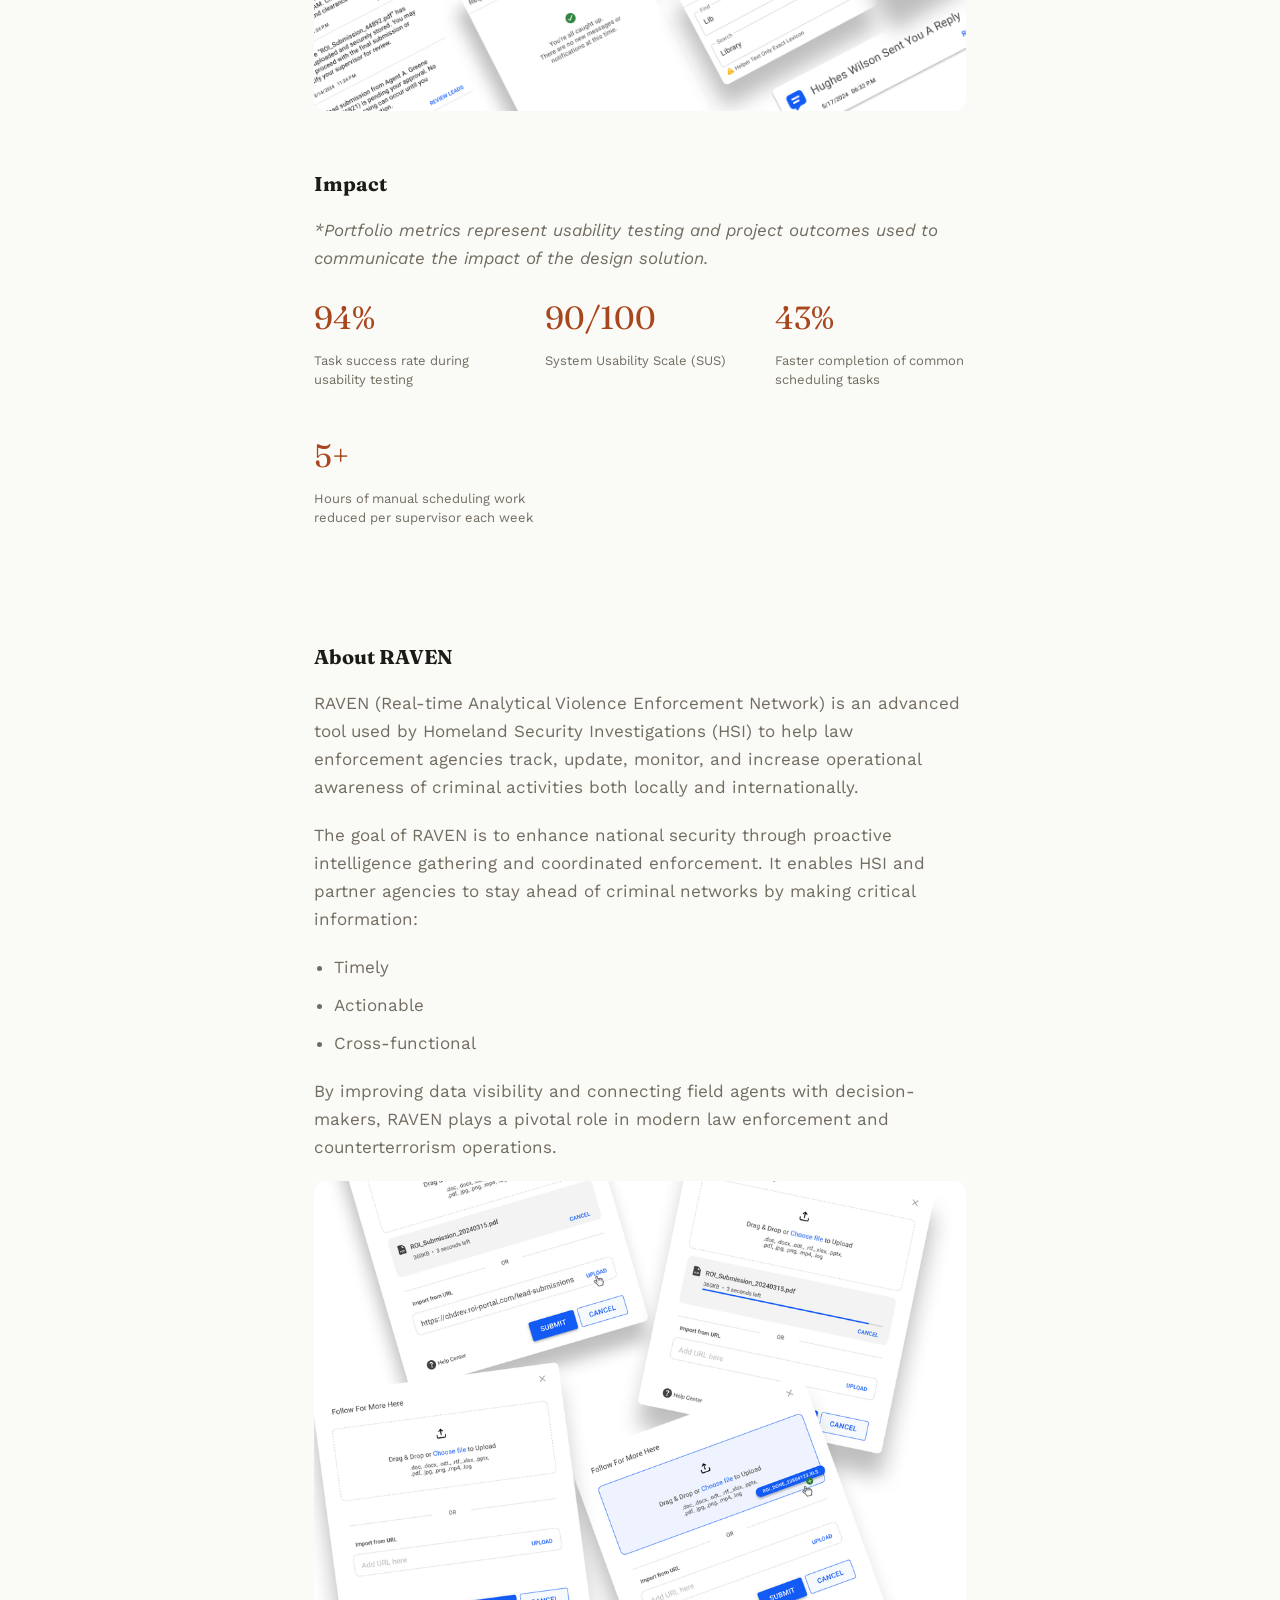
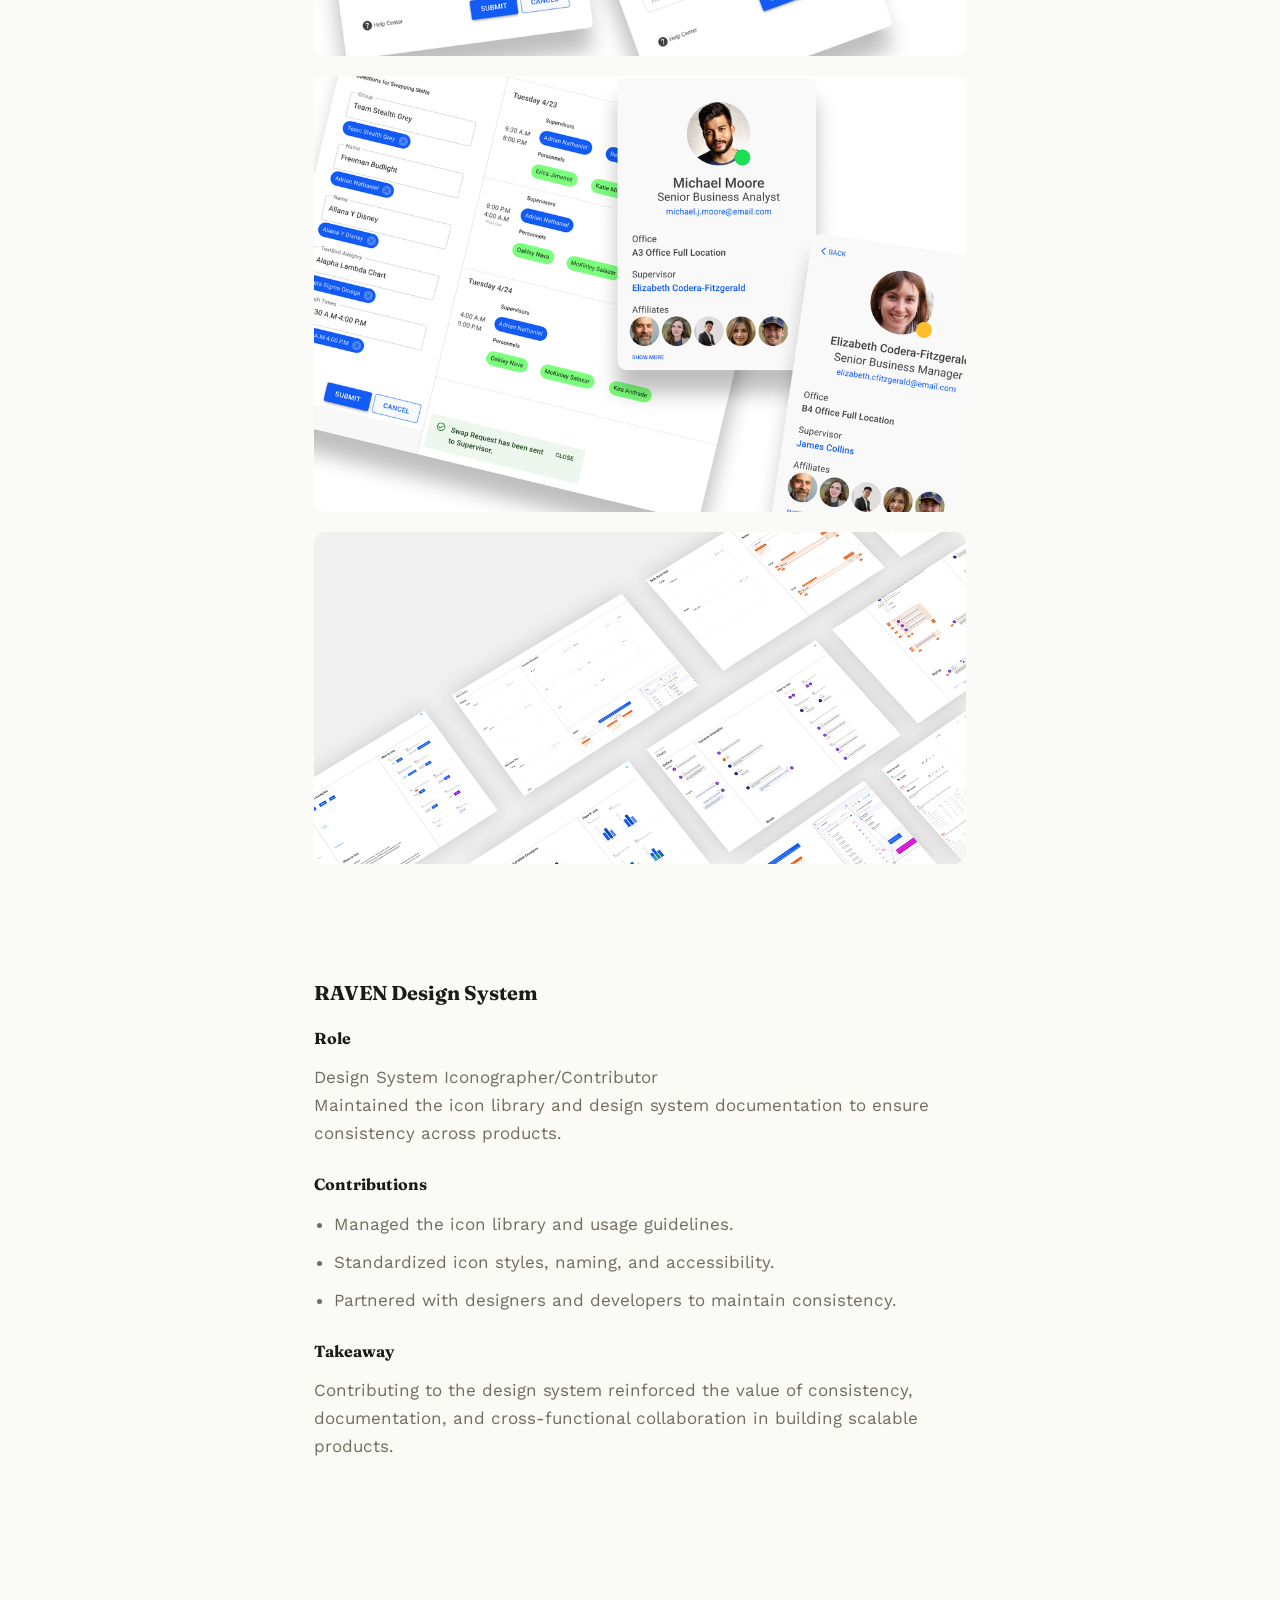
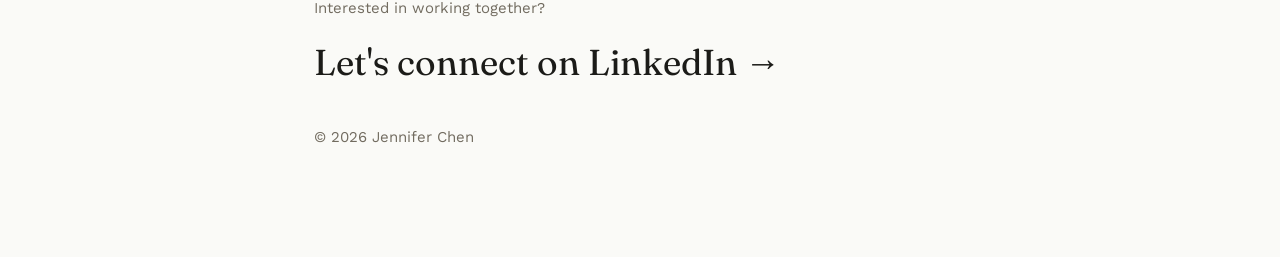
<file: hsi-duty-calender.html>
<!DOCTYPE html>
<html lang="en">
<head>
<meta charset="UTF-8">
<meta name="viewport" content="width=device-width, initial-scale=1.0">
<link rel="icon" type="image/x-icon" href="favicon.ico">
<link rel="icon" type="image/png" sizes="32x32" href="favicon-32x32.png">
<link rel="icon" type="image/png" sizes="16x16" href="favicon-16x16.png">
<link rel="apple-touch-icon" sizes="180x180" href="apple-touch-icon.png">
<title>HSI Duty Swap Calendar — Jennifer Chen</title>
<link rel="preconnect" href="https://fonts.googleapis.com">
<link rel="preconnect" href="https://fonts.gstatic.com" crossorigin>
<link href="https://fonts.googleapis.com/css2?family=Fraunces:opsz,wght@9..144,400;9..144,500;9..144,600;9..144,700&family=Work+Sans:wght@400;500;600&display=swap" rel="stylesheet">
<link rel="stylesheet" href="styles.css">
<style>
  /* Case-study-specific layout, kept separate so styles.css stays reusable */
  .cs-header { max-width: var(--max-w); margin: 0 auto; padding: 96px var(--side-pad) 24px; }
  .cs-back { font-size: 16px; color: var(--ink-soft); text-decoration: none; }
  .cs-back:hover { color: var(--ink); }
  .cs-title { font-family: var(--serif); font-weight: 600; font-size: clamp(32px, 5vw, 52px); margin: 24px 0 16px; }
  .cs-meta { display: flex; gap: 32px; flex-wrap: wrap; font-size: 14px; color: var(--ink-soft); margin-bottom: 8px; }
  .cs-meta div span { display: block; color: var(--ink); font-weight: 600; font-size: 15px; margin-top: 2px; }
  .cs-hero-image {
    max-width: var(--max-w); margin: 32px auto 0; padding: 0 var(--side-pad);
  }
  .cs-hero-image--tight {
    margin-top: -36px;
  }
  .cs-hero-image img {
    width: 100%; display: block; border-radius: 12px;
  }
  .cs-hero-image .placeholder {
    aspect-ratio: 16/10; background: var(--line); border-radius: 4px;
    display: flex; align-items: center; justify-content: center;
    color: var(--ink-soft); font-size: 14px;
  }
  .cs-hero-note {
    max-width: var(--max-w); margin: 12px auto 0; padding: 0 var(--side-pad);
    font-style: italic; font-size: 14px; color: var(--ink-soft);
  }
  .cs-section-image {
    width: 100%; display: block; border-radius: 12px; margin: 8px 0 20px;
  }
  .cs-photo-stack {
    display: flex; flex-direction: column; gap: 20px;
  }
  .cs-photo-stack .cs-section-image {
    margin: 0;
  }
  .cs-section-images {
    display: flex; gap: 20px; flex-wrap: wrap; align-items: flex-start;
  }
  .cs-section-images img {
    border-radius: 12px; display: block;
  }
  .cs-section-images .cs-img-wide { flex: 2 1 420px; width: 100%; max-width: 560px; }
  .cs-section-images .cs-img-narrow { flex: 1 1 200px; width: 100%; max-width: 260px; }
  .cs-section { max-width: var(--max-w); margin: 0 auto; padding: 56px var(--side-pad); border-top: none; }
  .cs-section h2 { font-family: var(--serif); font-weight: 700; font-size: 20px; color: var(--ink); margin: 0 0 16px; }
  .cs-section p { font-size: 17px; color: var(--ink-soft); margin: 0 0 20px; }
  .cs-section p:last-child { margin-bottom: 0; }
  .cs-section h3 { font-family: var(--serif); font-weight: 700; font-size: 16px; color: var(--ink); margin: 24px 0 12px; }
  .cs-section h3:first-of-type { margin-top: 0; }
  .cs-section ul { margin: 0 0 20px; padding-left: 20px; }
  .cs-section ul:last-child { margin-bottom: 0; }
  .cs-section ul li { font-size: 17px; color: var(--ink-soft); margin-bottom: 10px; }
  .cs-section ul li:last-child { margin-bottom: 0; }
  .cs-impact-stats { display: flex; gap: 40px; flex-wrap: wrap; margin-top: 8px; }
  .cs-impact-stats div { font-family: var(--serif); font-size: 32px; color: var(--accent); flex: 1 1 180px; max-width: 220px; }
  .cs-impact-stats div span { display: block; font-family: var(--sans); font-size: 13px; line-height: 1.5; color: var(--ink-soft); margin-top: 6px; }
  .cs-metrics-note { font-style: italic; font-size: 13px; color: var(--ink-soft); margin: -8px 0 20px; }
</style>
</head>
<body>

<header class="site-header">
  <a href="/" class="logo">
      <img src="images/logo-light.png" alt="Jennifer Chen" class="logo-img logo-img-light">
      <img src="images/logo-dark.png" alt="Jennifer Chen" class="logo-img logo-img-dark">
    </a>
  <nav>
    <a href="/#work">UX Work</a>
    <a href="ai.html">AI</a>
    <a href="about.html">About</a>
    <a href="/#contact">Contact</a>
  </nav>
</header>

<button id="theme-toggle" class="theme-toggle" aria-label="Toggle dark mode" title="Toggle dark mode">
  <span class="icon-sun">☀</span>
  <span class="icon-moon">☾</span>
</button>

<main>

  <section class="cs-header">
    <a href="/#work" class="cs-back">← Back to work</a>
    <h1 class="cs-title">HSI Duty Swap Calendar</h1>
    <div class="cs-meta">
      <div>Role<span>UX UI Designer</span></div>
      <div>Company<span>DHS Homeland Security Investigations</span></div>
      <div>Timeline<span>&lt; 1 year, 2025</span></div>
    </div>
  </section>

  <div class="cs-hero-image">
    <img src="images/case-study-2-b.png" alt="HSI Duty Swap Calendar — duty swap calendar detail">
  </div>

  <p class="cs-hero-note">Due to the confidential nature of this project, the screens shown are recreated in Figma to represent the original designs while protecting sensitive information.</p>

  <section class="cs-section">
    <h2>Overview</h2>
    <p>The HSI Duty Swap Calendar modernized how federal agents request, approve, and manage
    shift swaps. By replacing manual email chains and paper-based scheduling with a centralized
    digital workflow, the solution improved transparency, reduced administrative overhead, and
    gave supervisors better oversight of staffing coverage.</p>
  </section>

  <section class="cs-section">
    <h2>The Problem</h2>
    <p>Agents relied on emails, phone calls, and paper calendars to coordinate duty swaps,
    creating scheduling conflicts, limited visibility, and compliance risks. Research showed
    that 68% of agents experienced scheduling conflicts within a 90-day period, while
    supervisors spent over 5 hours each week managing requests manually.</p>
  </section>

  <section class="cs-section">
    <h2>Constraints</h2>
    <p>The solution needed to support existing federal compliance requirements, complex
    approval workflows, and legacy scheduling processes while remaining intuitive for agents
    and supervisors. Designs were continuously refined through close collaboration with
    developers, product managers, and business analysts to ensure technical feasibility and
    timely delivery.</p>
  </section>

  <section class="cs-section">
    <h2>Process</h2>
    <p>I followed the Double Diamond framework, starting with field observations, stakeholder
    interviews, surveys, and workflow analysis to understand scheduling challenges. Research
    informed personas, user journeys, wireframes, and iterative prototypes, which were refined
    through A/B testing, remote moderated testing, task scenario testing, and first-click
    testing with federal agents. Continuous feedback validated the ease of multitasking and
    scheduling, while design iterations led to a 45% reduction in submission errors before
    launch.</p>
  </section>

  <section class="cs-section">
    <h2>Solution</h2>
    <ul>
      <li><strong>Digital Duty Calendar</strong> — Centralized scheduling, shift swaps, and approvals into one collaborative calendar.</li>
      <li><strong>Guided Swap Workflow</strong> — Simplified requesting, approving, and tracking schedule changes with clear status updates.</li>
      <li><strong>Supervisor Oversight</strong> — Added filtering, scheduling views, and approval tools to improve staffing visibility and compliance.</li>
      <li><strong>Reusable Components</strong> — Leveraged the product design system to deliver an accessible, consistent experience across desktop and mobile.</li>
    </ul>
    <div class="cs-photo-stack">
      <img src="images/case-study-2-d.png" alt="GovSchedule mobile app — duty roster" class="cs-section-image">
      <img src="images/case-study-2-c.png" alt="Government Portal — Audit History Log" class="cs-section-image">
    </div>
  </section>

  <div class="cs-hero-image cs-hero-image--tight">
    <img src="images/case-study-2.png" alt="HSI Duty Swap Calendar">
  </div>

  <section class="cs-section">
    <h2>Impact</h2>
    <p class="cs-metrics-note">*Portfolio metrics represent usability testing and project outcomes used to communicate the impact of the design solution.</p>
    <div class="cs-impact-stats">
      <div>94%<span>Task success rate during usability testing</span></div>
      <div>90/100<span>System Usability Scale (SUS)</span></div>
      <div>43%<span>Faster completion of common scheduling tasks</span></div>
      <div>5+<span>Hours of manual scheduling work reduced per supervisor each week</span></div>
    </div>
  </section>

  <section class="cs-section">
    <h2>About RAVEN</h2>
    <p>RAVEN (Real-time Analytical Violence Enforcement Network) is an advanced tool used by
    Homeland Security Investigations (HSI) to help law enforcement agencies track, update,
    monitor, and increase operational awareness of criminal activities both locally and
    internationally.</p>
    <p>The goal of RAVEN is to enhance national security through proactive intelligence
    gathering and coordinated enforcement. It enables HSI and partner agencies to stay ahead of
    criminal networks by making critical information:</p>
    <ul>
      <li>Timely</li>
      <li>Actionable</li>
      <li>Cross-functional</li>
    </ul>
    <p>By improving data visibility and connecting field agents with decision-makers, RAVEN
    plays a pivotal role in modern law enforcement and counterterrorism operations.</p>
    <div class="cs-photo-stack">
      <img src="images/case-study-2-f.webp" alt="RAVEN — file upload and submission modals" class="cs-section-image">
      <img src="images/case-study-2-g.webp" alt="RAVEN — shift swap request and personnel profile cards" class="cs-section-image">
      <img src="images/case-study-2-h.webp" alt="RAVEN — design system component library documentation" class="cs-section-image">
    </div>
  </section>

  <section class="cs-section">
    <h2>RAVEN Design System</h2>
    <h3>Role</h3>
    <p>Design System Iconographer/Contributor<br>
    Maintained the icon library and design system documentation to ensure consistency across
    products.</p>
    <h3>Contributions</h3>
    <ul>
      <li>Managed the icon library and usage guidelines.</li>
      <li>Standardized icon styles, naming, and accessibility.</li>
      <li>Partnered with designers and developers to maintain consistency.</li>
    </ul>
    <h3>Takeaway</h3>
    <p>Contributing to the design system reinforced the value of consistency, documentation,
    and cross-functional collaboration in building scalable products.</p>
  </section>

</main>

<footer class="contact" id="contact">
  <p>Interested in working together?</p>
  <a class="contact-link" href="https://www.linkedin.com/in/jennjchen" target="_blank" rel="noopener">Let's connect on LinkedIn →</a>
  <p class="copyright">&copy; 2026 Jennifer Chen</p>
</footer>

<script src="script.js"></script>
</body>
</html>
</file>
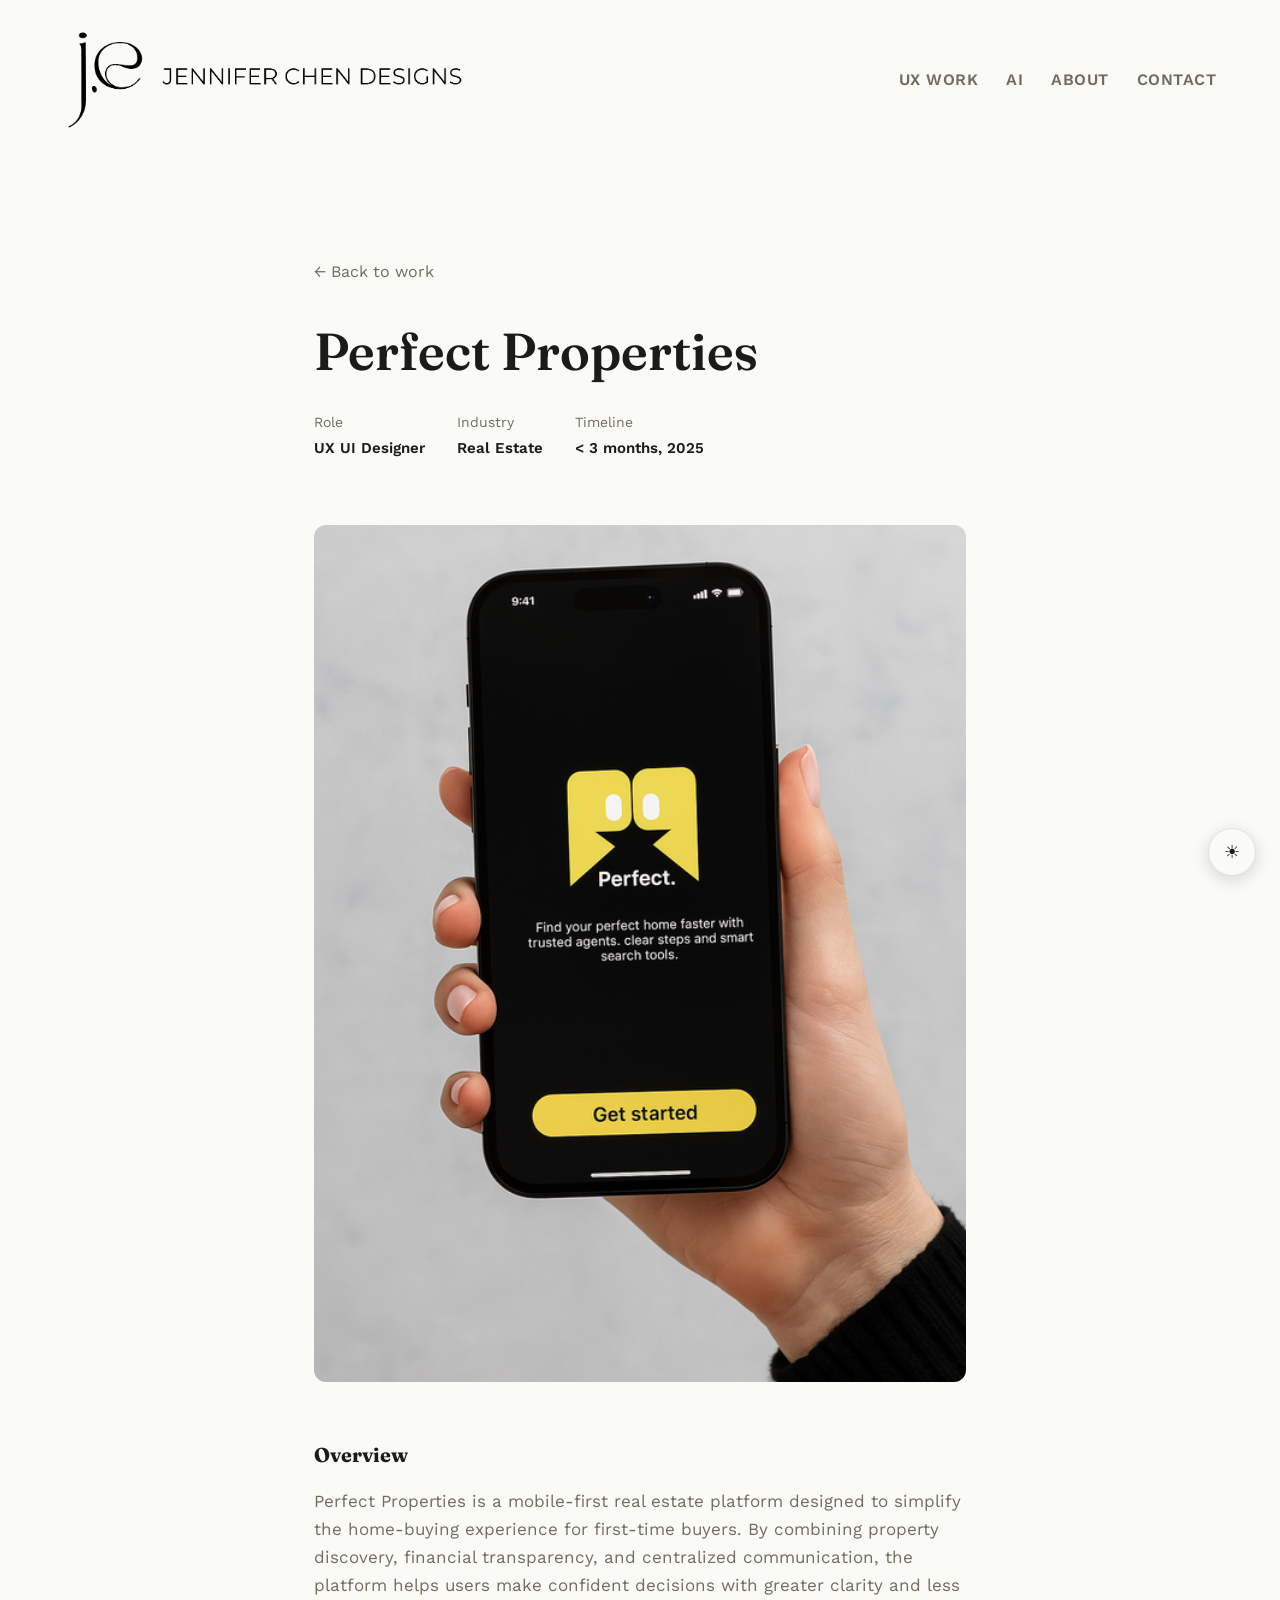
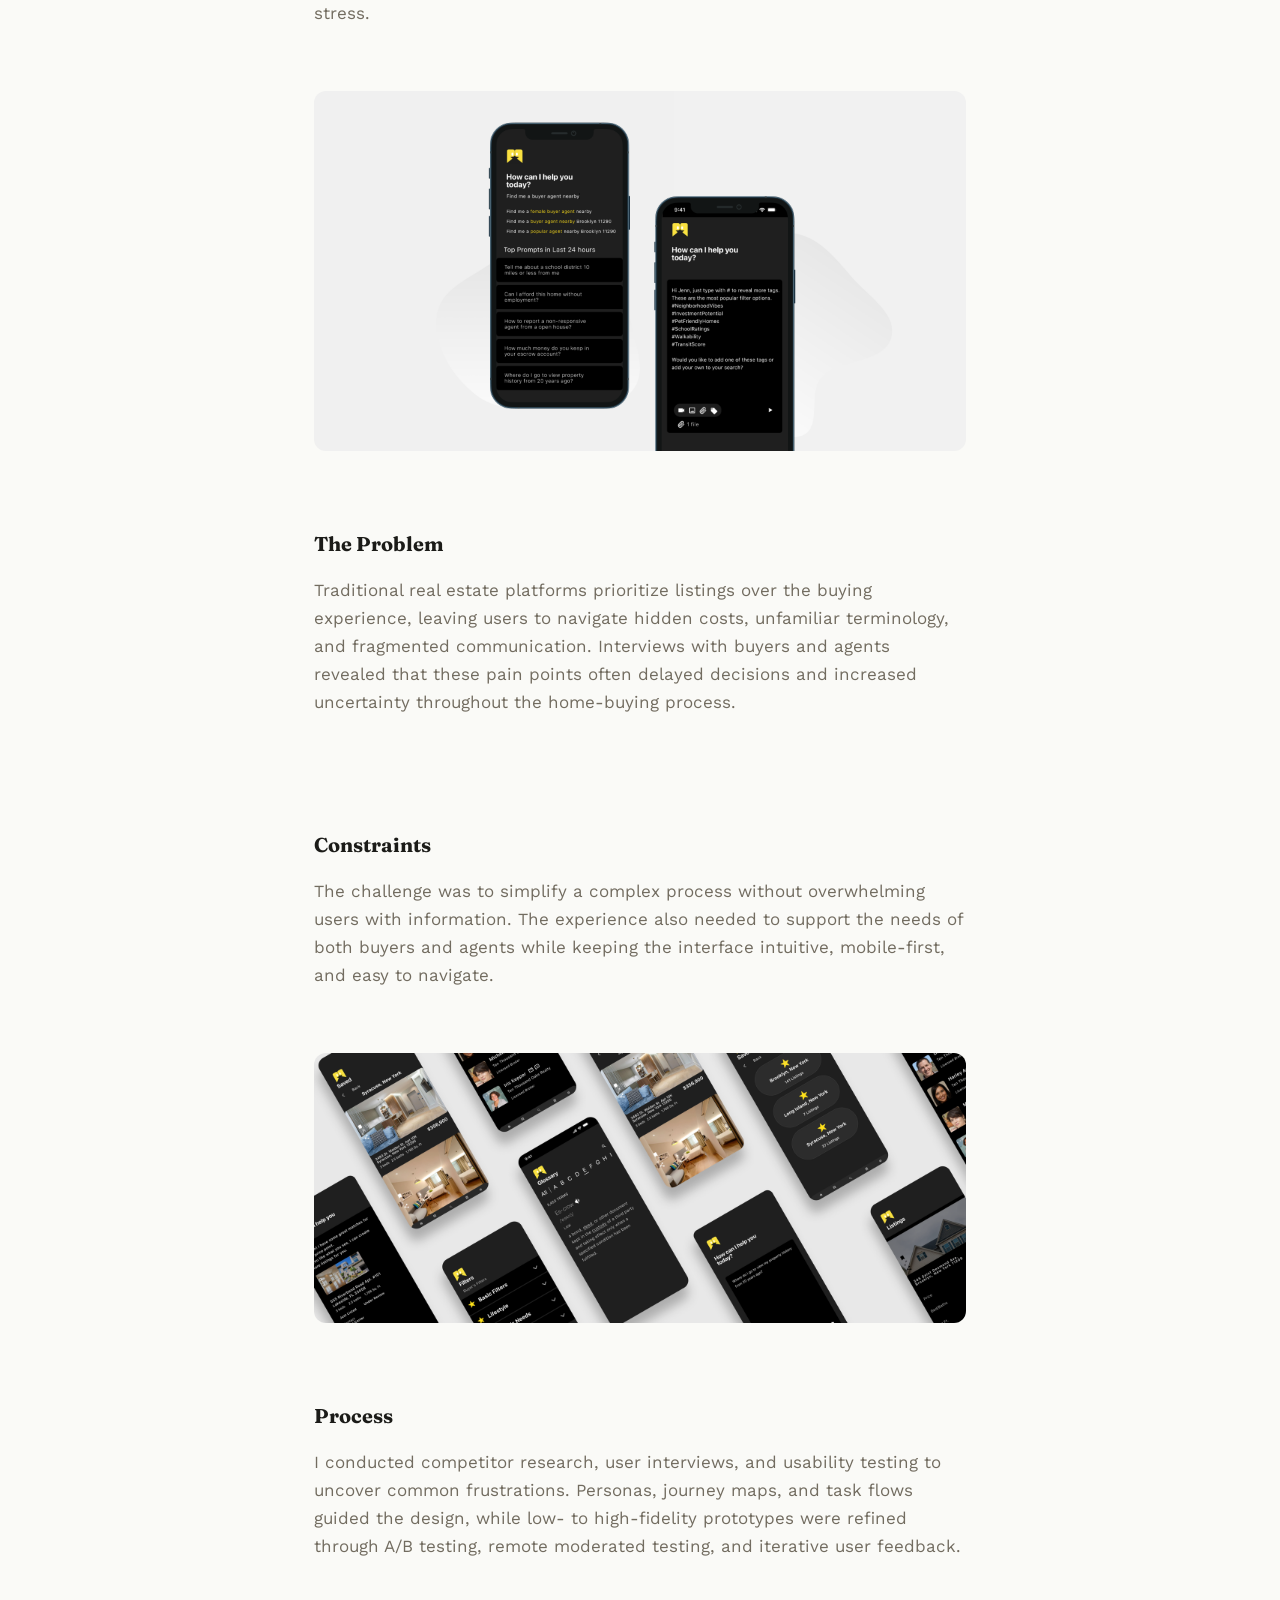
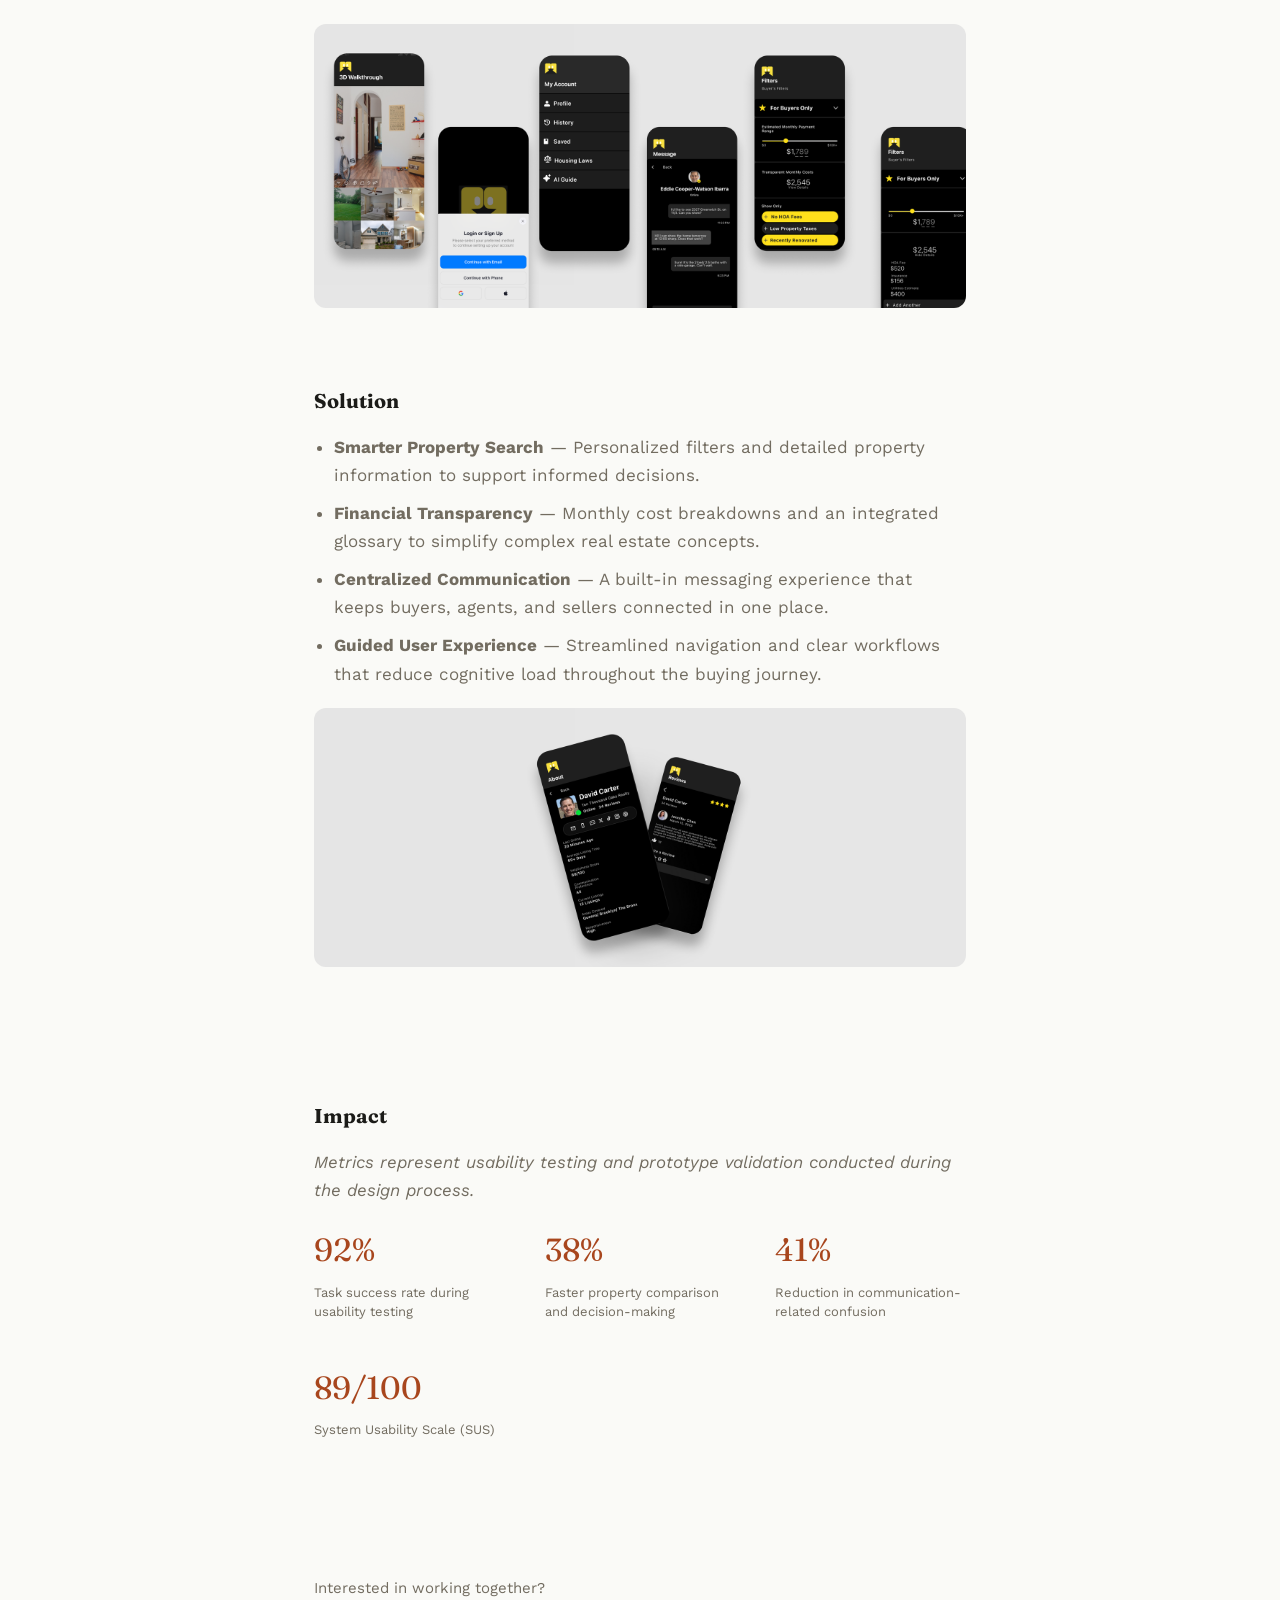
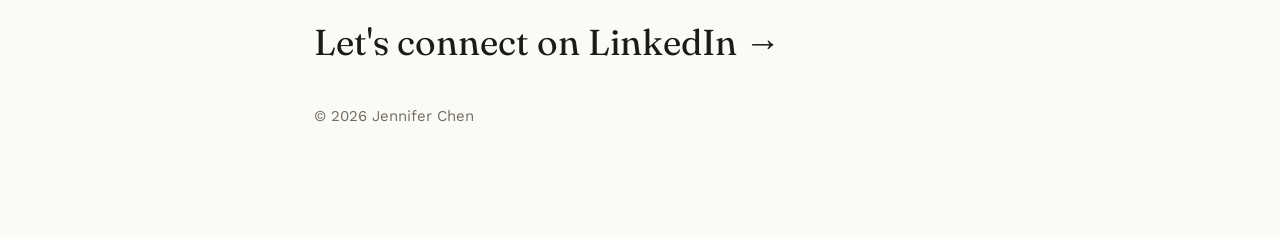
<file: perfect-properties.html>
<!DOCTYPE html>
<html lang="en">
<head>
<meta charset="UTF-8">
<meta name="viewport" content="width=device-width, initial-scale=1.0">
<link rel="icon" type="image/x-icon" href="favicon.ico">
<link rel="icon" type="image/png" sizes="32x32" href="favicon-32x32.png">
<link rel="icon" type="image/png" sizes="16x16" href="favicon-16x16.png">
<link rel="apple-touch-icon" sizes="180x180" href="apple-touch-icon.png">
<title>Perfect Properties — Jennifer Chen</title>
<link rel="preconnect" href="https://fonts.googleapis.com">
<link rel="preconnect" href="https://fonts.gstatic.com" crossorigin>
<link href="https://fonts.googleapis.com/css2?family=Fraunces:opsz,wght@9..144,400;9..144,500;9..144,600;9..144,700&family=Work+Sans:wght@400;500;600&display=swap" rel="stylesheet">
<link rel="stylesheet" href="styles.css">
<style>
  /* Case-study-specific layout, kept separate so styles.css stays reusable */
  .cs-header { max-width: var(--max-w); margin: 0 auto; padding: 96px var(--side-pad) 24px; }
  .cs-back { font-size: 16px; color: var(--ink-soft); text-decoration: none; }
  .cs-back:hover { color: var(--ink); }
  .cs-title { font-family: var(--serif); font-weight: 600; font-size: clamp(32px, 5vw, 52px); margin: 24px 0 16px; }
  .cs-meta { display: flex; gap: 32px; flex-wrap: wrap; font-size: 14px; color: var(--ink-soft); margin-bottom: 8px; }
  .cs-meta div span { display: block; color: var(--ink); font-weight: 600; font-size: 15px; margin-top: 2px; }
  .cs-hero-image {
    max-width: var(--max-w); margin: 32px auto 0; padding: 0 var(--side-pad);
  }
  .cs-hero-image img {
    width: 100%; display: block; border-radius: 12px;
  }
  .cs-hero-image .placeholder {
    aspect-ratio: 16/10; background: var(--line); border-radius: 4px;
    display: flex; align-items: center; justify-content: center;
    color: var(--ink-soft); font-size: 14px;
  }
  .cs-section-image {
    width: 100%; display: block; border-radius: 12px; margin: 8px 0 20px;
  }
  .cs-standalone-image {
    max-width: var(--max-w); margin: 8px auto 20px; padding: 0 var(--side-pad);
  }
  .cs-standalone-image img {
    width: 100%; max-width: 542px; display: block; border-radius: 12px;
  }
  .cs-standalone-image.cs-wide img {
    max-width: 100%;
  }
  .cs-section { max-width: var(--max-w); margin: 0 auto; padding: 56px var(--side-pad); border-top: none; }
  .cs-section h2 { font-family: var(--serif); font-weight: 700; font-size: 20px; color: var(--ink); margin: 0 0 16px; }
  .cs-section p { font-size: 17px; color: var(--ink-soft); margin: 0 0 20px; }
  .cs-section p:last-child { margin-bottom: 0; }
  .cs-section ul { margin: 0 0 20px; padding-left: 20px; }
  .cs-section ul:last-child { margin-bottom: 0; }
  .cs-section ul li { font-size: 17px; color: var(--ink-soft); margin-bottom: 10px; }
  .cs-section ul li:last-child { margin-bottom: 0; }
  .cs-impact-stats { display: flex; gap: 40px; flex-wrap: wrap; margin-top: 8px; }
  .cs-impact-stats div { font-family: var(--serif); font-size: 32px; color: var(--accent); flex: 1 1 180px; max-width: 220px; }
  .cs-impact-stats div span { display: block; font-family: var(--sans); font-size: 13px; line-height: 1.5; color: var(--ink-soft); margin-top: 6px; }
  .cs-metrics-note { font-style: italic; font-size: 13px; color: var(--ink-soft); margin: -8px 0 20px; }
</style>
</head>
<body>

<header class="site-header">
  <a href="/" class="logo">
      <img src="images/logo-light.png" alt="Jennifer Chen" class="logo-img logo-img-light">
      <img src="images/logo-dark.png" alt="Jennifer Chen" class="logo-img logo-img-dark">
    </a>
  <nav>
    <a href="/#work">UX Work</a>
    <a href="ai.html">AI</a>
    <a href="about.html">About</a>
    <a href="/#contact">Contact</a>
  </nav>
</header>

<button id="theme-toggle" class="theme-toggle" aria-label="Toggle dark mode" title="Toggle dark mode">
  <span class="icon-sun">☀</span>
  <span class="icon-moon">☾</span>
</button>

<main>

  <section class="cs-header">
    <a href="/#work" class="cs-back">← Back to work</a>
    <h1 class="cs-title">Perfect Properties</h1>
    <div class="cs-meta">
      <div>Role<span>UX UI Designer</span></div>
      <div>Industry<span>Real Estate</span></div>
      <div>Timeline<span>&lt; 3 months, 2025</span></div>
    </div>
  </section>

  <div class="cs-hero-image">
    <img src="images/case-study-4-b.webp" alt="Perfect Properties app — onboarding screen">
  </div>

  <section class="cs-section">
    <h2>Overview</h2>
    <p>Perfect Properties is a mobile-first real estate platform designed to simplify the
    home-buying experience for first-time buyers. By combining property discovery, financial
    transparency, and centralized communication, the platform helps users make confident
    decisions with greater clarity and less stress.</p>
  </section>

  <div class="cs-standalone-image cs-wide">
    <img src="images/case-study-4.png" alt="Perfect Properties">
  </div>

  <section class="cs-section">
    <h2>The Problem</h2>
    <p>Traditional real estate platforms prioritize listings over the buying experience,
    leaving users to navigate hidden costs, unfamiliar terminology, and fragmented
    communication. Interviews with buyers and agents revealed that these pain points often
    delayed decisions and increased uncertainty throughout the home-buying process.</p>
  </section>

  <section class="cs-section">
    <h2>Constraints</h2>
    <p>The challenge was to simplify a complex process without overwhelming users with
    information. The experience also needed to support the needs of both buyers and agents
    while keeping the interface intuitive, mobile-first, and easy to navigate.</p>
  </section>

  <div class="cs-standalone-image cs-wide">
    <img src="images/case-study-4-c.webp" alt="Perfect Properties app — saved listings, agent profiles, glossary, filters, chat, and listing details">
  </div>

  <section class="cs-section">
    <h2>Process</h2>
    <p>I conducted competitor research, user interviews, and usability testing to uncover
    common frustrations. Personas, journey maps, and task flows guided the design, while low-
    to high-fidelity prototypes were refined through A/B testing, remote moderated testing, and
    iterative user feedback.</p>
  </section>

  <div class="cs-standalone-image cs-wide">
    <img src="images/case-study-4-d.webp" alt="Perfect Properties app — 3D walkthrough, login, account menu, messaging, and filters">
  </div>

  <section class="cs-section">
    <h2>Solution</h2>
    <ul>
      <li><strong>Smarter Property Search</strong> — Personalized filters and detailed property information to support informed decisions.</li>
      <li><strong>Financial Transparency</strong> — Monthly cost breakdowns and an integrated glossary to simplify complex real estate concepts.</li>
      <li><strong>Centralized Communication</strong> — A built-in messaging experience that keeps buyers, agents, and sellers connected in one place.</li>
      <li><strong>Guided User Experience</strong> — Streamlined navigation and clear workflows that reduce cognitive load throughout the buying journey.</li>
    </ul>
    <img src="images/case-study-4-e.webp" alt="Perfect Properties app — agent about and reviews screens" class="cs-section-image">
  </section>

  <section class="cs-section">
    <h2>Impact</h2>
    <p class="cs-metrics-note">Metrics represent usability testing and prototype validation conducted during the design process.</p>
    <div class="cs-impact-stats">
      <div>92%<span>Task success rate during usability testing</span></div>
      <div>38%<span>Faster property comparison and decision-making</span></div>
      <div>41%<span>Reduction in communication-related confusion</span></div>
      <div>89/100<span>System Usability Scale (SUS)</span></div>
    </div>
  </section>

</main>

<footer class="contact" id="contact">
  <p>Interested in working together?</p>
  <a class="contact-link" href="https://www.linkedin.com/in/jennjchen" target="_blank" rel="noopener">Let's connect on LinkedIn →</a>
  <p class="copyright">&copy; 2026 Jennifer Chen</p>
</footer>

<script src="script.js"></script>
</body>
</html>
</file>
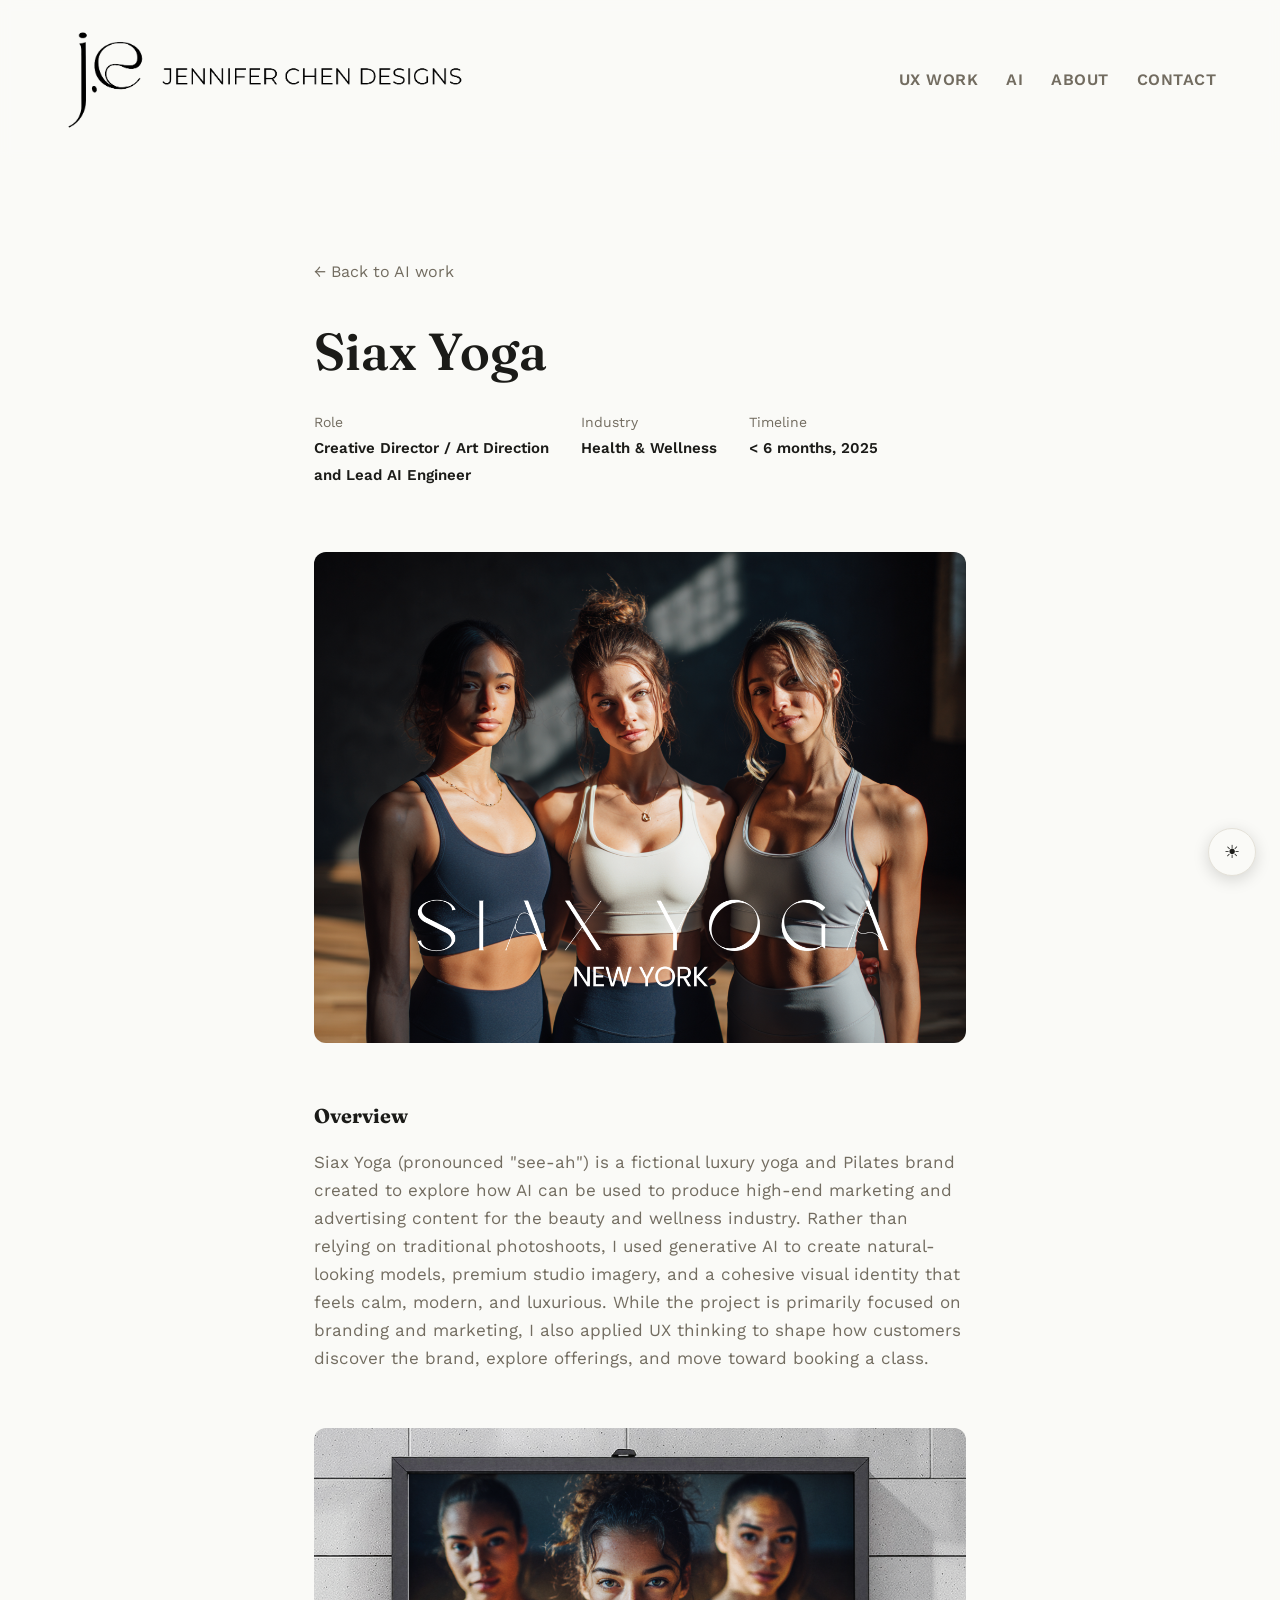
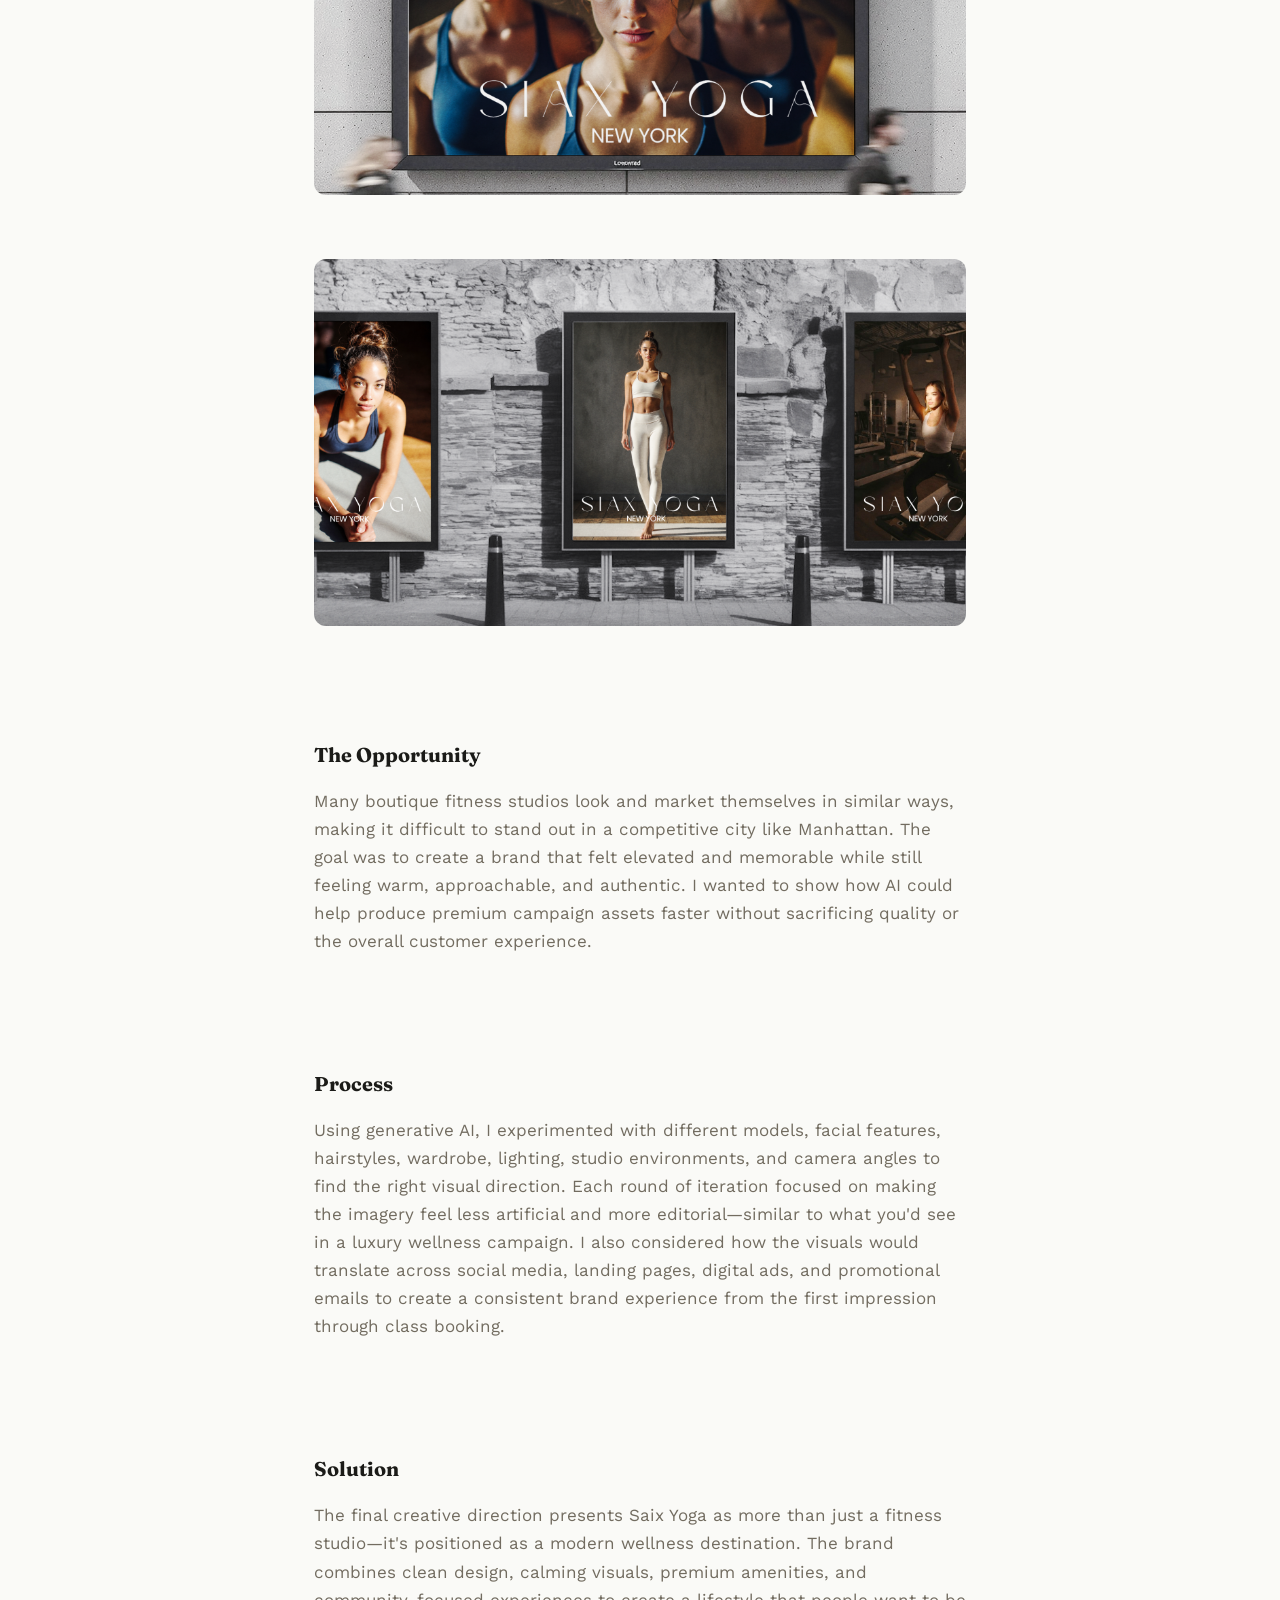
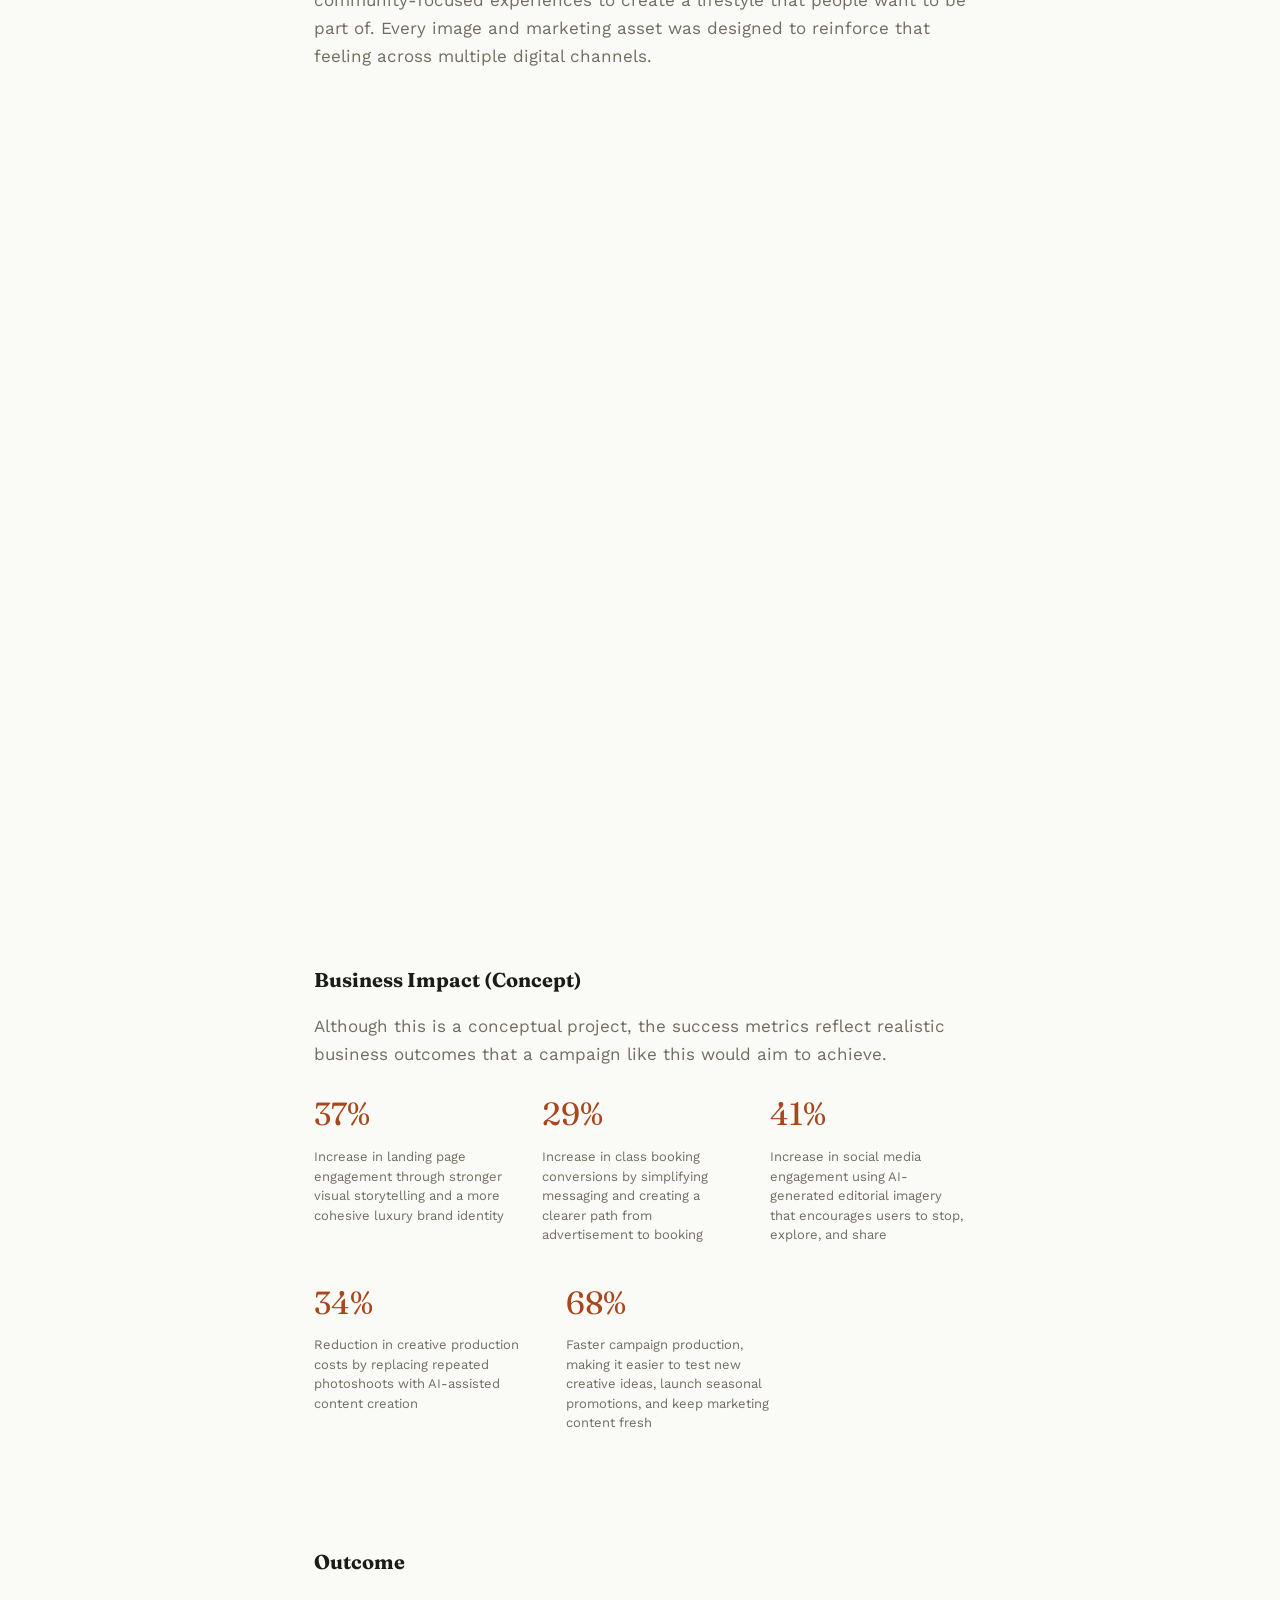
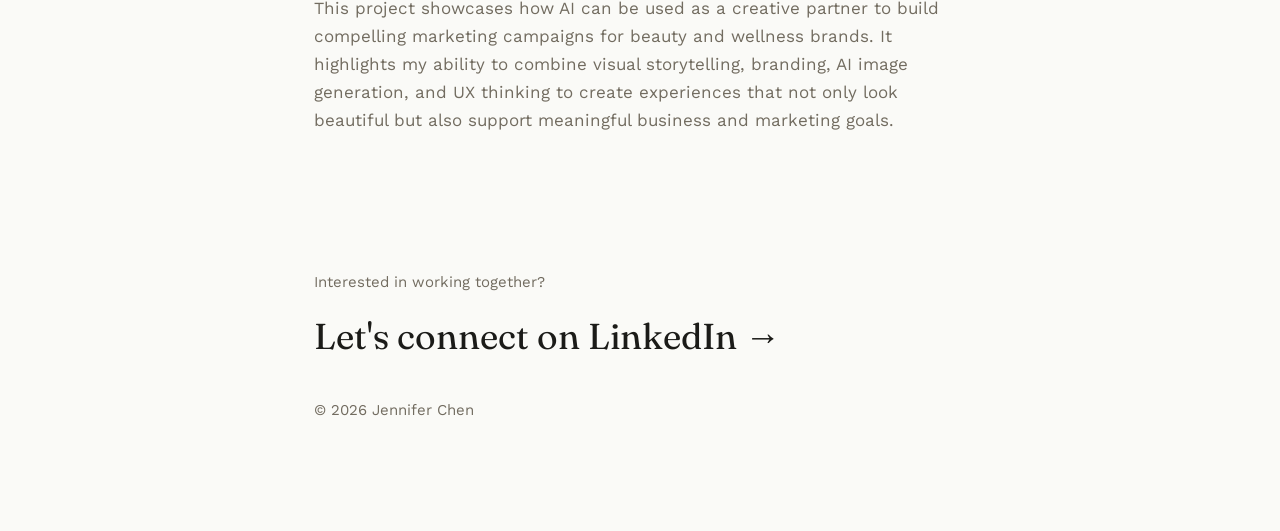
<file: siax-yoga.html>
<!DOCTYPE html>
<html lang="en">
<head>
<meta charset="UTF-8">
<meta name="viewport" content="width=device-width, initial-scale=1.0">
<link rel="icon" type="image/x-icon" href="favicon.ico">
<link rel="icon" type="image/png" sizes="32x32" href="favicon-32x32.png">
<link rel="icon" type="image/png" sizes="16x16" href="favicon-16x16.png">
<link rel="apple-touch-icon" sizes="180x180" href="apple-touch-icon.png">
<title>Siax Yoga — Jennifer Chen</title>
<link rel="preconnect" href="https://fonts.googleapis.com">
<link rel="preconnect" href="https://fonts.gstatic.com" crossorigin>
<link href="https://fonts.googleapis.com/css2?family=Fraunces:opsz,wght@9..144,400;9..144,500;9..144,600;9..144,700&family=Work+Sans:wght@400;500;600&display=swap" rel="stylesheet">
<link rel="stylesheet" href="styles.css">
<style>
  /* Case-study-specific layout, kept separate so styles.css stays reusable */
  .cs-header { max-width: var(--max-w); margin: 0 auto; padding: 96px var(--side-pad) 24px; }
  .cs-back { font-size: 16px; color: var(--ink-soft); text-decoration: none; }
  .cs-back:hover { color: var(--ink); }
  .cs-title { font-family: var(--serif); font-weight: 600; font-size: clamp(32px, 5vw, 52px); margin: 24px 0 16px; }
  .cs-meta { display: flex; gap: 32px; flex-wrap: wrap; font-size: 14px; color: var(--ink-soft); margin-bottom: 8px; }
  .cs-meta div span { display: block; color: var(--ink); font-weight: 600; font-size: 15px; margin-top: 2px; }
  .cs-meta-indent { display: block; }
  .cs-hero-image {
    max-width: var(--max-w); margin: 32px auto 0; padding: 0 var(--side-pad);
  }
  .cs-hero-image img {
    width: 100%; display: block; border-radius: 12px;
  }
  .cs-hero-image .placeholder {
    aspect-ratio: 16/10; background: var(--line); border-radius: 4px;
    display: flex; align-items: center; justify-content: center;
    color: var(--ink-soft); font-size: 14px;
  }
  .cs-gallery {
    display: flex; flex-direction: column; gap: 64px;
    max-width: var(--max-w); margin: 0 auto; padding: 0 var(--side-pad) 56px;
  }
  .cs-gallery img {
    width: 100%; display: block; border-radius: 12px;
  }
  .cs-section { max-width: var(--max-w); margin: 0 auto; padding: 56px var(--side-pad); border-top: none; }
  .cs-section h2 { font-family: var(--serif); font-weight: 700; font-size: 20px; color: var(--ink); margin: 0 0 16px; }
  .cs-section p { font-size: 17px; color: var(--ink-soft); margin: 0 0 20px; }
  .cs-section p:last-child { margin-bottom: 0; }
  .cs-video-grid {
    display: flex; flex-direction: column; gap: 24px; margin-top: 24px;
  }
  .cs-video-wrap {
    position: relative; width: 100%;
    padding-top: 56.25%; border-radius: 12px; overflow: hidden;
  }
  .cs-video-wrap iframe {
    position: absolute; top: 0; left: 0; width: 100%; height: 100%; border: 0;
  }
  .cs-impact-stats { display: flex; gap: 32px; flex-wrap: wrap; margin-top: 8px; }
  .cs-impact-stats div { font-family: var(--serif); font-size: 32px; color: var(--accent); flex: 1 1 180px; max-width: 220px; }
  .cs-impact-stats div span { display: block; font-family: var(--sans); font-size: 13px; line-height: 1.5; color: var(--ink-soft); margin-top: 6px; }
</style>
</head>
<body>

<header class="site-header">
  <a href="/" class="logo">
      <img src="images/logo-light.png" alt="Jennifer Chen" class="logo-img logo-img-light">
      <img src="images/logo-dark.png" alt="Jennifer Chen" class="logo-img logo-img-dark">
    </a>
  <nav>
    <a href="/#work">UX Work</a>
    <a href="ai.html">AI</a>
    <a href="about.html">About</a>
    <a href="/#contact">Contact</a>
  </nav>
</header>

<button id="theme-toggle" class="theme-toggle" aria-label="Toggle dark mode" title="Toggle dark mode">
  <span class="icon-sun">☀</span>
  <span class="icon-moon">☾</span>
</button>

<main>

  <section class="cs-header">
    <a href="ai.html" class="cs-back">← Back to AI work</a>
    <h1 class="cs-title">Siax Yoga</h1>
    <div class="cs-meta">
      <div>Role<span>Creative Director / Art Direction<span class="cs-meta-indent">and Lead AI Engineer</span></span></div>
      <div>Industry<span>Health &amp; Wellness</span></div>
      <div>Timeline<span>&lt; 6 months, 2025</span></div>
    </div>
  </section>

  <div class="cs-hero-image">
    <img src="images/case-study-6.png" alt="Siax Yoga">
  </div>

  <section class="cs-section">
    <h2>Overview</h2>
    <p>Siax Yoga (pronounced "see-ah") is a fictional luxury yoga and Pilates brand created to
    explore how AI can be used to produce high-end marketing and advertising content for the
    beauty and wellness industry. Rather than relying on traditional photoshoots, I used
    generative AI to create natural-looking models, premium studio imagery, and a cohesive
    visual identity that feels calm, modern, and luxurious. While the project is primarily
    focused on branding and marketing, I also applied UX thinking to shape how customers
    discover the brand, explore offerings, and move toward booking a class.</p>
  </section>

  <div class="cs-gallery">
    <img src="images/case-study-6-billboard.png" alt="Saix Yoga — billboard mockup">
    <img src="images/case-study-6-screen.png" alt="Saix Yoga — screen mockup">
  </div>

  <section class="cs-section">
    <h2>The Opportunity</h2>
    <p>Many boutique fitness studios look and market themselves in similar ways, making it
    difficult to stand out in a competitive city like Manhattan. The goal was to create a
    brand that felt elevated and memorable while still feeling warm, approachable, and
    authentic. I wanted to show how AI could help produce premium campaign assets faster
    without sacrificing quality or the overall customer experience.</p>
  </section>

  <section class="cs-section">
    <h2>Process</h2>
    <p>Using generative AI, I experimented with different models, facial features, hairstyles,
    wardrobe, lighting, studio environments, and camera angles to find the right visual
    direction. Each round of iteration focused on making the imagery feel less artificial and
    more editorial—similar to what you'd see in a luxury wellness campaign. I also considered
    how the visuals would translate across social media, landing pages, digital ads, and
    promotional emails to create a consistent brand experience from the first impression
    through class booking.</p>
  </section>

  <section class="cs-section">
    <h2>Solution</h2>
    <p>The final creative direction presents Saix Yoga as more than just a fitness studio—it's
    positioned as a modern wellness destination. The brand combines clean design, calming
    visuals, premium amenities, and community-focused experiences to create a lifestyle that
    people want to be part of. Every image and marketing asset was designed to reinforce that
    feeling across multiple digital channels.</p>
    <div class="cs-video-grid">
      <div class="cs-video-wrap">
        <iframe src="https://www.youtube.com/embed/aNECb3jufGU" title="Siax Yoga campaign video 1" allow="accelerometer; autoplay; clipboard-write; encrypted-media; gyroscope; picture-in-picture; web-share" allowfullscreen></iframe>
      </div>
      <div class="cs-video-wrap">
        <iframe src="https://www.youtube.com/embed/5WS3Gyp5dt8" title="Siax Yoga campaign video 2" allow="accelerometer; autoplay; clipboard-write; encrypted-media; gyroscope; picture-in-picture; web-share" allowfullscreen></iframe>
      </div>
    </div>
  </section>

  <section class="cs-section">
    <h2>Business Impact (Concept)</h2>
    <p>Although this is a conceptual project, the success metrics reflect realistic business
    outcomes that a campaign like this would aim to achieve.</p>
    <div class="cs-impact-stats">
      <div>37%<span>Increase in landing page engagement through stronger visual storytelling and a more cohesive luxury brand identity</span></div>
      <div>29%<span>Increase in class booking conversions by simplifying messaging and creating a clearer path from advertisement to booking</span></div>
      <div>41%<span>Increase in social media engagement using AI-generated editorial imagery that encourages users to stop, explore, and share</span></div>
      <div>34%<span>Reduction in creative production costs by replacing repeated photoshoots with AI-assisted content creation</span></div>
      <div>68%<span>Faster campaign production, making it easier to test new creative ideas, launch seasonal promotions, and keep marketing content fresh</span></div>
    </div>
  </section>

  <section class="cs-section">
    <h2>Outcome</h2>
    <p>This project showcases how AI can be used as a creative partner to build compelling
    marketing campaigns for beauty and wellness brands. It highlights my ability to combine
    visual storytelling, branding, AI image generation, and UX thinking to create experiences
    that not only look beautiful but also support meaningful business and marketing goals.</p>
  </section>

</main>

<footer class="contact" id="contact">
  <p>Interested in working together?</p>
  <a class="contact-link" href="https://www.linkedin.com/in/jennjchen" target="_blank" rel="noopener">Let's connect on LinkedIn →</a>
  <p class="copyright">&copy; 2026 Jennifer Chen</p>
</footer>

<script src="script.js"></script>
</body>
</html>
</file>
<file: styles.css>
/* ---------- Design tokens ---------- */
:root {
  --bg: #FAFAF7;
  --ink: #1B1B18;
  --ink-soft: #726C60;
  --accent: #A8461D;
  --line: #E4E1D8;
  --pink: #C2185B;
  --header-bg: rgba(250, 250, 247, 0.88);
  --serif: "Fraunces", Georgia, serif;
  --sans: "Work Sans", -apple-system, BlinkMacSystemFont, "Segoe UI", sans-serif;
  --max-w: 780px;
  --side-pad: clamp(24px, 6vw, 64px);
}

/* ---------- Dark mode tokens ---------- */
:root[data-theme="dark"] {
  --bg: #15140F;
  --ink: #EDEAE0;
  --ink-soft: #9C978A;
  --accent: #E38A4E;
  --line: #322F26;
  --pink: #F48FB1;
  --header-bg: rgba(21, 20, 15, 0.88);
}

* { box-sizing: border-box; }

html { scroll-behavior: smooth; }

body {
  margin: 0;
  background: var(--bg);
  color: var(--ink);
  font-family: var(--sans);
  font-size: 17px;
  line-height: 1.65;
  -webkit-font-smoothing: antialiased;
  transition: background-color 0.4s ease, color 0.4s ease;
}

a { color: inherit; }

/* ---------- Header ---------- */
.site-header {
  display: flex;
  align-items: center;
  justify-content: space-between;
  padding: 28px var(--side-pad);
  position: sticky;
  top: 0;
  background: var(--header-bg);
  backdrop-filter: blur(6px);
  z-index: 10;
  border-bottom: 1px solid transparent;
  transition: background-color 0.4s ease;
}

.site-header nav {
  display: flex;
  align-items: center;
}

/* ---------- Dark mode toggle ---------- */
.theme-toggle {
  position: fixed;
  bottom: 24px;
  right: 24px;
  z-index: 1000;
  display: inline-flex;
  align-items: center;
  justify-content: center;
  width: 48px;
  height: 48px;
  margin-left: 0;
  border: 1px solid var(--line);
  border-radius: 999px;
  background: var(--bg);
  color: var(--ink);
  font-size: 18px;
  line-height: 1;
  cursor: pointer;
  box-shadow: 0 4px 16px rgba(0, 0, 0, 0.15);
  transition: border-color 0.3s ease, color 0.3s ease, transform 0.4s ease, background-color 0.4s ease;
}

.theme-toggle:hover {
  border-color: var(--accent);
  color: var(--accent);
  transform: rotate(20deg);
}

.theme-toggle .icon-moon { display: none; }
:root[data-theme="dark"] .theme-toggle .icon-sun { display: none; }
:root[data-theme="dark"] .theme-toggle .icon-moon { display: inline; }

.logo {
  display: inline-flex;
  align-items: center;
  text-decoration: none;
}

.logo-img {
  display: block;
  height: 104px;
  width: auto;
}

.logo-img-dark { display: none; }
:root[data-theme="dark"] .logo-img-light { display: none; }
:root[data-theme="dark"] .logo-img-dark { display: block; }

.site-header nav a {
  text-decoration: none;
  margin-left: 28px;
  font-size: 16px;
  font-weight: 600;
  text-transform: uppercase;
  letter-spacing: 0.03em;
  color: var(--ink-soft);
  transition: color 0.2s ease;
}

.site-header nav a:hover { color: var(--ink); }

/* ---------- Hero ---------- */
.hero {
  max-width: var(--max-w);
  margin: 0 auto;
  padding: 96px var(--side-pad) 48px;
}

.hero-intro {
  font-family: var(--serif);
  font-weight: 400;
  font-size: clamp(28px, 4.5vw, 44px);
  line-height: 1.28;
  margin: 0;
}

.hero-intro strong { font-weight: 600; }

.hero-line-indent {
  display: block;
  font-family: var(--sans);
  font-weight: 400;
  margin-top: 24px;
  padding-left: 48px;
  font-size: clamp(16px, 2.2vw, 20px);
  line-height: 1.5;
}

.hero-line-indent strong { font-weight: 600; }

/* ---------- Timeline ---------- */
.timeline {
  max-width: var(--max-w);
  margin: 0 auto;
  padding: 32px var(--side-pad) 64px;
  border-top: none;
  border-bottom: none;
}

.timeline-list {
  list-style: none;
  margin: 32px 0 0;
  padding: 0;
}

.timeline-list li {
  display: grid;
  grid-template-columns: 110px 1fr auto;
  gap: 16px;
  align-items: baseline;
  padding: 14px 0;
  border-bottom: 1px dashed var(--line);
  font-size: 15px;
}

.timeline-list li:last-child { border-bottom: none; }

.timeline-date {
  color: var(--ink-soft);
  font-size: 13px;
  letter-spacing: 0.02em;
}

.timeline-role { font-weight: 600; }

.timeline-company {
  color: var(--ink-soft);
  text-align: right;
}

/* ---------- Bio ---------- */
.bio {
  max-width: var(--max-w);
  margin: 0 auto;
  padding: 64px var(--side-pad);
}

.bio p {
  font-size: 18px;
  color: var(--ink-soft);
  margin: 0 0 24px;
}

.bio p:last-child { margin-bottom: 0; }

.bio strong { color: var(--ink); font-weight: 600; }

/* ---------- Work ---------- */
.work {
  max-width: var(--max-w);
  margin: 0 auto;
  padding: 32px var(--side-pad) 80px;
}

.section-label {
  font-family: var(--serif);
  font-optical-sizing: auto;
  font-size: 18px;
  font-weight: 700;
  letter-spacing: 0.01em;
  color: var(--ink);
  margin: 0 0 24px;
}

.project-card {
  display: flex;
  align-items: center;
  justify-content: space-between;
  gap: 24px;
  text-decoration: none;
  padding: 28px 0;
  border-bottom: none;
  transition: padding-left 0.25s ease, color 0.25s ease;
}

.project-card:first-of-type { border-top: none; }

.project-card:hover {
  padding-left: 8px;
  color: var(--accent);
}

.project-card-thumb {
  flex-shrink: 0;
  width: 120px;
  height: 86px;
  object-fit: cover;
  border-radius: 12px;
  filter: grayscale(55%) contrast(1.05) brightness(0.9);
  transition: filter 0.5s ease;
}

:root[data-theme="dark"] .project-card-thumb {
  filter: grayscale(70%) contrast(1.1) brightness(0.5);
}

.project-card:hover .project-card-thumb,
:root[data-theme="dark"] .project-card:hover .project-card-thumb {
  filter: none;
}

/* image-only card: no text, full-color, larger */
.project-card--image,
.project-card--image:first-of-type {
  display: block;
  padding: 0;
  margin-bottom: 80px;
  border-top: none;
  border-bottom: none;
}

.project-card--image:last-of-type {
  margin-bottom: 0;
}

.project-card--image:hover {
  padding-left: 0;
  color: inherit;
}

.project-card--image .project-card-thumb {
  width: 100%;
  height: auto;
  object-fit: contain;
  border-radius: 20px;
  filter: none;
  transition: filter 0.3s ease;
}

:root[data-theme="dark"] .project-card--image .project-card-thumb {
  filter: none;
}

.project-card--image:hover .project-card-thumb {
  filter: brightness(0.7);
}

.project-thumb-wrap {
  position: relative;
  display: block;
  line-height: 0;
  border-radius: 20px;
  overflow: hidden;
}

.project-thumb-scrim {
  position: absolute;
  inset: 0;
  border-radius: 20px;
  display: flex;
  align-items: center;
  justify-content: center;
  background: rgba(0, 0, 0, 0.55);
  opacity: 0;
  transition: opacity 0.3s ease;
  pointer-events: none;
}

.project-card--image:hover .project-thumb-scrim {
  opacity: 1;
}

.project-thumb-scrim span {
  font-family: var(--serif);
  font-weight: 600;
  text-decoration: underline;
  font-size: clamp(20px, 3vw, 32px);
  color: #FAFAF7;
  text-align: center;
  padding: 0 24px;
  line-height: 1.3;
}

.project-card h3 {
  font-family: var(--serif);
  font-weight: 600;
  font-size: 22px;
  margin: 0 0 6px;
}

.project-card p {
  margin: 0;
  font-size: 15px;
  color: var(--ink-soft);
}

.project-card-arrow {
  font-size: 20px;
  flex-shrink: 0;
  margin-left: auto;
  transition: transform 0.25s ease;
}

.project-card:hover .project-card-arrow {
  transform: translateX(4px);
}

/* ---------- Generic page sections (About, etc.) ---------- */
.page-avatar-wrap {
  display: flex;
  justify-content: center;
  padding: 96px var(--side-pad) 8px;
}

.page-avatar {
  width: 160px;
  height: 160px;
  display: block;
  object-fit: cover;
  border-radius: 50%;
  filter: brightness(0.7);
  transition: filter 0.3s ease;
}

.page-avatar:hover {
  filter: brightness(1);
}

.page-photo {
  max-width: var(--max-w);
  margin: 0 auto;
  padding: 56px var(--side-pad) 96px;
}

.page-photo img {
  width: 100%;
  display: block;
  border-radius: 12px;
}

.page-section {
  max-width: var(--max-w);
  margin: 0 auto;
  padding: 56px var(--side-pad);
  border-top: none;
  transition: border-color 0.4s ease;
}

.page-section h2 {
  font-family: var(--serif);
  font-weight: 700;
  font-size: 20px;
  color: var(--ink);
  margin: 0 0 16px;
}

.page-section p {
  font-size: 17px;
  color: var(--ink-soft);
  margin: 0 0 20px;
}

.page-section p:last-child { margin-bottom: 0; }

.page-list {
  list-style: none;
  margin: 0;
  padding: 0;
}

.page-list li {
  display: flex;
  justify-content: space-between;
  gap: 24px;
  padding: 10px 0;
  font-size: 17px;
}

.page-list li span:first-child {
  color: var(--ink);
  font-weight: 600;
}

.page-list li span:last-child {
  color: var(--ink-soft);
}

@media (max-width: 640px) {
  .page-avatar {
    width: 120px;
    height: 120px;
  }
}

/* ---------- Contact / footer ---------- */
.contact {
  max-width: var(--max-w);
  margin: 0 auto;
  padding: 80px var(--side-pad) 96px;
  text-align: left;
  border-top: none;
}

.contact p {
  color: var(--ink-soft);
  margin: 0 0 12px;
  font-size: 15px;
}

.copyright {
  margin-top: 50px;
  font-size: 18px;
  color: var(--ink);
  text-align: left;
}

.contact-link {
  display: inline-block;
  font-family: var(--serif);
  font-size: clamp(26px, 4vw, 36px);
  text-decoration: none;
  color: var(--ink);
  margin-bottom: 32px;
}

.contact-link:hover { color: var(--accent); }

.social-links a {
  text-decoration: none;
  color: var(--ink-soft);
  font-size: 14px;
  margin-right: 20px;
}

.social-links a:hover { color: var(--ink); }

/* ---------- Theme-aware transitions ---------- */
section,
footer,
.project-card,
.contact-link,
.social-links a,
.timeline-list li,
.cs-hero-image .placeholder,
.cs-section {
  transition: background-color 0.4s ease, color 0.4s ease, border-color 0.4s ease;
}

/* ---------- Theme toggle "activeness" pulse ---------- */
/* Applied briefly via JS to every section when dark mode is switched,
   so the hue change reads as an active, deliberate transition rather
   than an abrupt flash. */
.theme-fade {
  transition: opacity 0.3s ease !important;
  opacity: 0.4;
}

/* ---------- Scroll reveal ---------- */
.reveal {
  opacity: 0;
  transform: translateY(14px);
  transition: opacity 0.6s ease, transform 0.6s ease;
}

.reveal.is-visible {
  opacity: 1;
  transform: translateY(0);
}

/* ---------- Responsive ---------- */
@media (max-width: 640px) {
  .timeline-list li {
    grid-template-columns: 1fr;
    gap: 2px;
    padding: 16px 0;
  }
  .timeline-company { text-align: left; }
  .site-header nav a { margin-left: 16px; }
  .project-card-thumb {
    width: 72px;
    height: 52px;
  }
}
</file>
